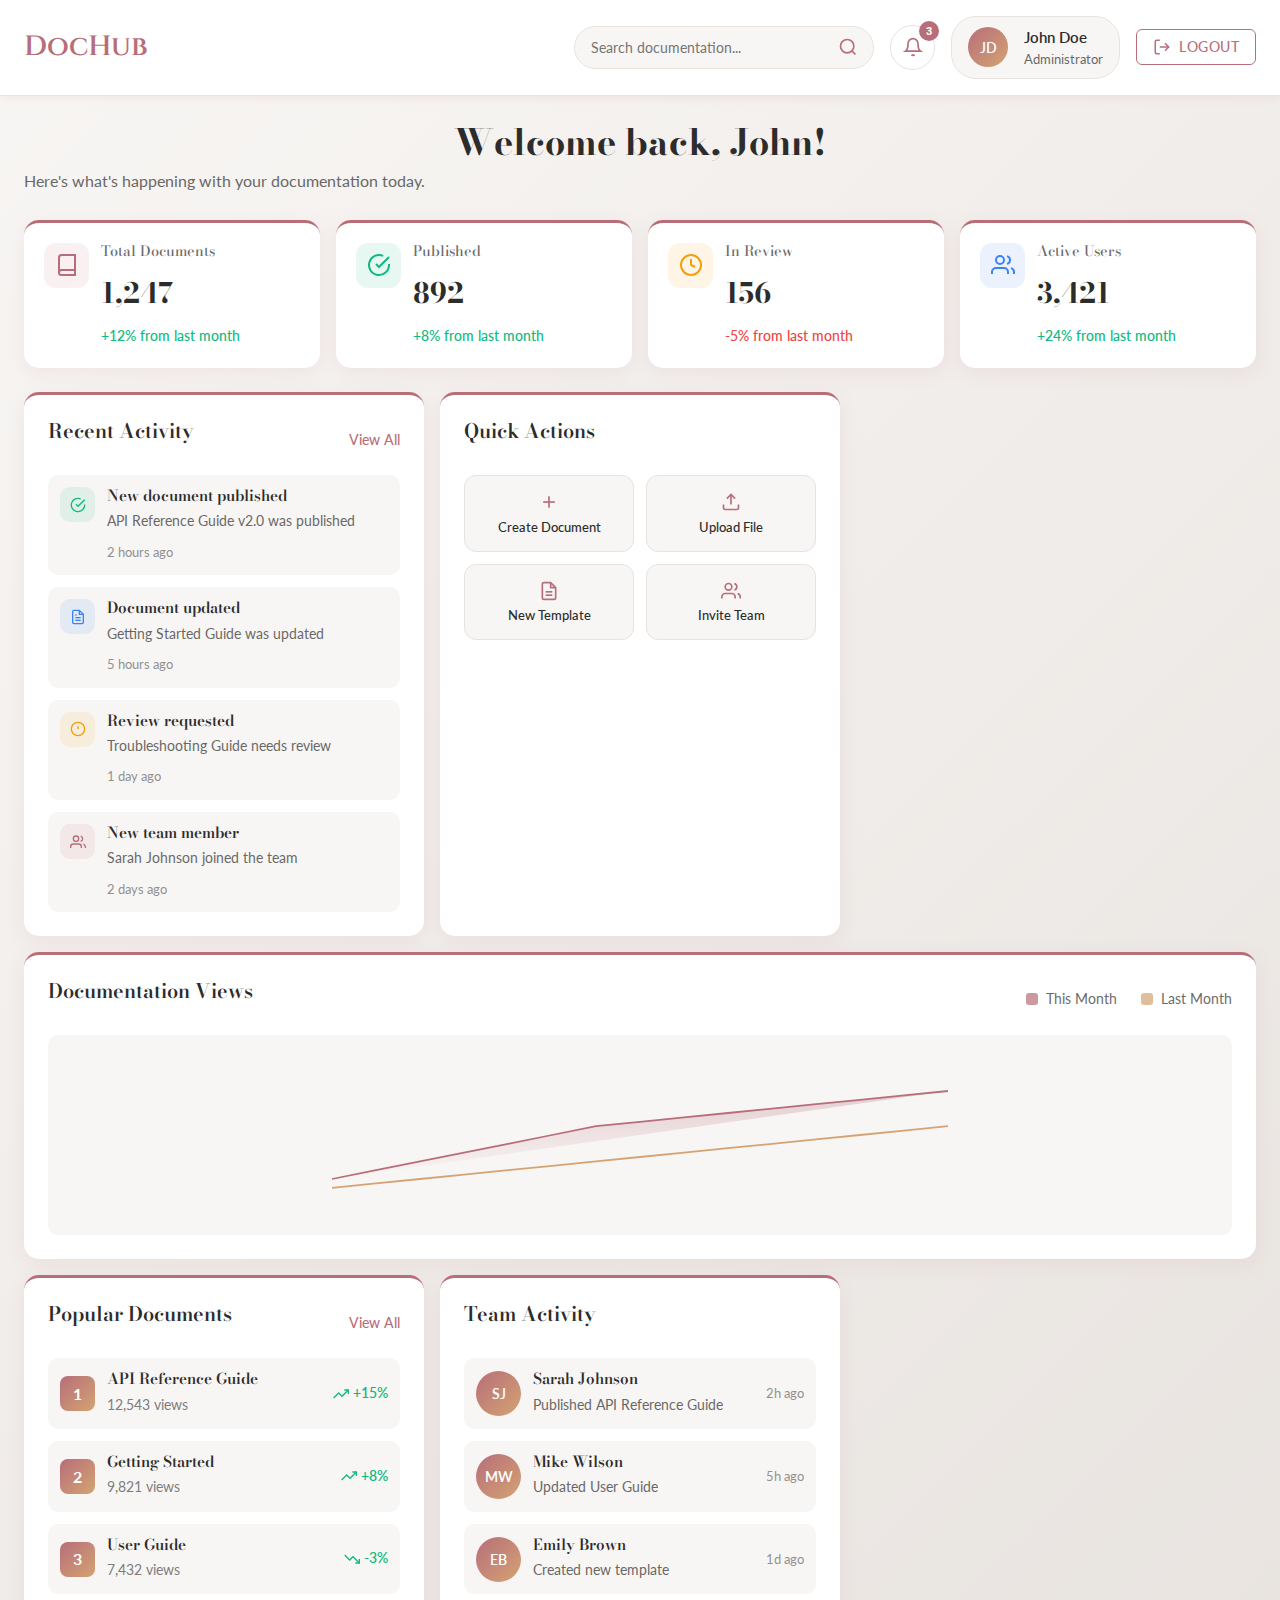
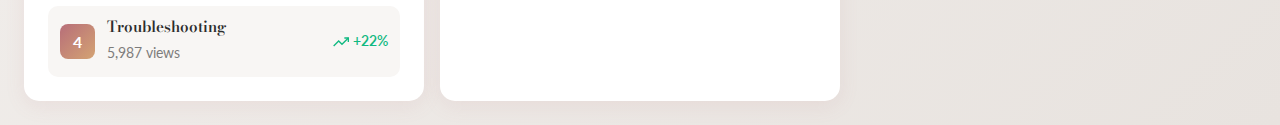
<file: dashboard.html>
<!DOCTYPE html>
<html lang="en">
<head>
    <meta charset="UTF-8">
    <meta name="viewport" content="width=device-width, initial-scale=1.0">
    <meta name="description" content="Dashboard - Documentation Hub">
    <title>Dashboard - Documentation Hub</title>
    <link rel="icon" type="image/svg+xml" href="data:image/svg+xml,%3Csvg xmlns='http://www.w3.org/2000/svg' viewBox='0 0 100 100'%3E%3Ctext y='.9em' font-size='90'%3E📚%3C/text%3E%3C/svg%3E">
    <link rel="preconnect" href="https://fonts.googleapis.com">
    <link rel="preconnect" href="https://fonts.gstatic.com" crossorigin>
    <link href="https://fonts.googleapis.com/css2?family=Bodoni+Moda:ital,opsz,wght@0,6..96,400;0,6..96,500;0,6..96,600;0,6..96,700;1,6..96,400&family=Cinzel:wght@400;500;600;700&family=Lato:wght@300;400;500;600;700&display=swap" rel="stylesheet">
    <link rel="stylesheet" href="css/style.css">
</head>
<body>
    <div class="dashboard-page">
        <!-- Dashboard Header -->
        <div class="dashboard-header">
            <div class="dashboard-container">
                <div class="dashboard-header-content">
                    <a href="index.html" class="dashboard-logo">
                        <span class="logo-text">DocHub</span>
                    </a>
                    <div class="dashboard-header-actions">
                        <div class="dashboard-search">
                            <input type="text" placeholder="Search documentation..." class="dashboard-search-input">
                            <svg width="20" height="20" viewBox="0 0 24 24" fill="none" stroke="currentColor" stroke-width="2" class="dashboard-search-icon">
                                <circle cx="11" cy="11" r="8"></circle>
                                <path d="m21 21-4.35-4.35"></path>
                            </svg>
                        </div>
                        <button class="dashboard-notification-btn" aria-label="Notifications">
                            <svg width="20" height="20" viewBox="0 0 24 24" fill="none" stroke="currentColor" stroke-width="2">
                                <path d="M18 8A6 6 0 0 0 6 8c0 7-3 9-3 9h18s-3-2-3-9"></path>
                                <path d="M13.73 21a2 2 0 0 1-3.46 0"></path>
                            </svg>
                            <span class="notification-badge">3</span>
                        </button>
                        <div class="dashboard-user">
                            <div class="user-avatar">
                                <span>JD</span>
                            </div>
                            <div class="user-info">
                                <span class="user-name">John Doe</span>
                                <span class="user-role">Administrator</span>
                            </div>
                        </div>
                        <a href="index.html" class="btn btn-logout" title="Logout">
                            <svg width="18" height="18" viewBox="0 0 24 24" fill="none" stroke="currentColor" stroke-width="2">
                                <path d="M9 21H5a2 2 0 0 1-2-2V5a2 2 0 0 1 2-2h4"></path>
                                <polyline points="16 17 21 12 16 7"></polyline>
                                <line x1="21" y1="12" x2="9" y2="12"></line>
                            </svg>
                            <span>Logout</span>
                        </a>
                    </div>
                </div>
            </div>
        </div>

        <!-- Dashboard Main Content -->
        <div class="dashboard-container">
            <!-- Welcome Section -->
            <div class="dashboard-welcome">
                <h1 class="dashboard-welcome-title">Welcome back, John!</h1>
                <p class="dashboard-welcome-subtitle">Here's what's happening with your documentation today.</p>
            </div>

            <!-- Stats Cards -->
            <div class="dashboard-stats">
                <div class="stat-card">
                    <div class="stat-icon stat-icon-primary">
                        <svg width="24" height="24" viewBox="0 0 24 24" fill="none" stroke="currentColor" stroke-width="2">
                            <path d="M4 19.5A2.5 2.5 0 0 1 6.5 17H20"></path>
                            <path d="M6.5 2H20v20H6.5A2.5 2.5 0 0 1 4 19.5v-15A2.5 2.5 0 0 1 6.5 2z"></path>
                        </svg>
                    </div>
                    <div class="stat-content">
                        <h3 class="stat-label">Total Documents</h3>
                        <p class="stat-value">1,247</p>
                        <span class="stat-change stat-change-positive">+12% from last month</span>
                    </div>
                </div>

                <div class="stat-card">
                    <div class="stat-icon stat-icon-success">
                        <svg width="24" height="24" viewBox="0 0 24 24" fill="none" stroke="currentColor" stroke-width="2">
                            <path d="M22 11.08V12a10 10 0 1 1-5.93-9.14"></path>
                            <polyline points="22 4 12 14.01 9 11.01"></polyline>
                        </svg>
                    </div>
                    <div class="stat-content">
                        <h3 class="stat-label">Published</h3>
                        <p class="stat-value">892</p>
                        <span class="stat-change stat-change-positive">+8% from last month</span>
                    </div>
                </div>

                <div class="stat-card">
                    <div class="stat-icon stat-icon-warning">
                        <svg width="24" height="24" viewBox="0 0 24 24" fill="none" stroke="currentColor" stroke-width="2">
                            <circle cx="12" cy="12" r="10"></circle>
                            <polyline points="12 6 12 12 16 14"></polyline>
                        </svg>
                    </div>
                    <div class="stat-content">
                        <h3 class="stat-label">In Review</h3>
                        <p class="stat-value">156</p>
                        <span class="stat-change stat-change-negative">-5% from last month</span>
                    </div>
                </div>

                <div class="stat-card">
                    <div class="stat-icon stat-icon-info">
                        <svg width="24" height="24" viewBox="0 0 24 24" fill="none" stroke="currentColor" stroke-width="2">
                            <path d="M17 21v-2a4 4 0 0 0-4-4H5a4 4 0 0 0-4 4v2"></path>
                            <circle cx="9" cy="7" r="4"></circle>
                            <path d="M23 21v-2a4 4 0 0 0-3-3.87"></path>
                            <path d="M16 3.13a4 4 0 0 1 0 7.75"></path>
                        </svg>
                    </div>
                    <div class="stat-content">
                        <h3 class="stat-label">Active Users</h3>
                        <p class="stat-value">3,421</p>
                        <span class="stat-change stat-change-positive">+24% from last month</span>
                    </div>
                </div>
            </div>

            <!-- Main Content Grid -->
            <div class="dashboard-grid">
                <!-- Recent Activity -->
                <div class="dashboard-card">
                    <div class="dashboard-card-header">
                        <h2 class="dashboard-card-title">Recent Activity</h2>
                        <a href="#view-all" class="dashboard-card-link">View All</a>
                    </div>
                    <div class="activity-list">
                        <div class="activity-item">
                            <div class="activity-icon activity-icon-success">
                                <svg width="16" height="16" viewBox="0 0 24 24" fill="none" stroke="currentColor" stroke-width="2">
                                    <path d="M22 11.08V12a10 10 0 1 1-5.93-9.14"></path>
                                    <polyline points="22 4 12 14.01 9 11.01"></polyline>
                                </svg>
                            </div>
                            <div class="activity-content">
                                <h4 class="activity-title">New document published</h4>
                                <p class="activity-description">API Reference Guide v2.0 was published</p>
                                <span class="activity-time">2 hours ago</span>
                            </div>
                        </div>

                        <div class="activity-item">
                            <div class="activity-icon activity-icon-info">
                                <svg width="16" height="16" viewBox="0 0 24 24" fill="none" stroke="currentColor" stroke-width="2">
                                    <path d="M14 2H6a2 2 0 0 0-2 2v16a2 2 0 0 0 2 2h12a2 2 0 0 0 2-2V8z"></path>
                                    <polyline points="14 2 14 8 20 8"></polyline>
                                    <line x1="16" y1="13" x2="8" y2="13"></line>
                                    <line x1="16" y1="17" x2="8" y2="17"></line>
                                    <polyline points="10 9 9 9 8 9"></polyline>
                                </svg>
                            </div>
                            <div class="activity-content">
                                <h4 class="activity-title">Document updated</h4>
                                <p class="activity-description">Getting Started Guide was updated</p>
                                <span class="activity-time">5 hours ago</span>
                            </div>
                        </div>

                        <div class="activity-item">
                            <div class="activity-icon activity-icon-warning">
                                <svg width="16" height="16" viewBox="0 0 24 24" fill="none" stroke="currentColor" stroke-width="2">
                                    <circle cx="12" cy="12" r="10"></circle>
                                    <line x1="12" y1="8" x2="12" y2="12"></line>
                                    <line x1="12" y1="16" x2="12.01" y2="16"></line>
                                </svg>
                            </div>
                            <div class="activity-content">
                                <h4 class="activity-title">Review requested</h4>
                                <p class="activity-description">Troubleshooting Guide needs review</p>
                                <span class="activity-time">1 day ago</span>
                            </div>
                        </div>

                        <div class="activity-item">
                            <div class="activity-icon activity-icon-primary">
                                <svg width="16" height="16" viewBox="0 0 24 24" fill="none" stroke="currentColor" stroke-width="2">
                                    <path d="M17 21v-2a4 4 0 0 0-4-4H5a4 4 0 0 0-4 4v2"></path>
                                    <circle cx="9" cy="7" r="4"></circle>
                                    <path d="M23 21v-2a4 4 0 0 0-3-3.87"></path>
                                    <path d="M16 3.13a4 4 0 0 1 0 7.75"></path>
                                </svg>
                            </div>
                            <div class="activity-content">
                                <h4 class="activity-title">New team member</h4>
                                <p class="activity-description">Sarah Johnson joined the team</p>
                                <span class="activity-time">2 days ago</span>
                            </div>
                        </div>
                    </div>
                </div>

                <!-- Quick Actions -->
                <div class="dashboard-card">
                    <div class="dashboard-card-header">
                        <h2 class="dashboard-card-title">Quick Actions</h2>
                    </div>
                    <div class="quick-actions">
                        <button class="quick-action-btn">
                            <svg width="20" height="20" viewBox="0 0 24 24" fill="none" stroke="currentColor" stroke-width="2">
                                <line x1="12" y1="5" x2="12" y2="19"></line>
                                <line x1="5" y1="12" x2="19" y2="12"></line>
                            </svg>
                            <span>Create Document</span>
                        </button>
                        <button class="quick-action-btn">
                            <svg width="20" height="20" viewBox="0 0 24 24" fill="none" stroke="currentColor" stroke-width="2">
                                <path d="M21 15v4a2 2 0 0 1-2 2H5a2 2 0 0 1-2-2v-4"></path>
                                <polyline points="17 8 12 3 7 8"></polyline>
                                <line x1="12" y1="3" x2="12" y2="15"></line>
                            </svg>
                            <span>Upload File</span>
                        </button>
                        <button class="quick-action-btn">
                            <svg width="20" height="20" viewBox="0 0 24 24" fill="none" stroke="currentColor" stroke-width="2">
                                <path d="M14 2H6a2 2 0 0 0-2 2v16a2 2 0 0 0 2 2h12a2 2 0 0 0 2-2V8z"></path>
                                <polyline points="14 2 14 8 20 8"></polyline>
                                <line x1="16" y1="13" x2="8" y2="13"></line>
                                <line x1="16" y1="17" x2="8" y2="17"></line>
                            </svg>
                            <span>New Template</span>
                        </button>
                        <button class="quick-action-btn">
                            <svg width="20" height="20" viewBox="0 0 24 24" fill="none" stroke="currentColor" stroke-width="2">
                                <path d="M17 21v-2a4 4 0 0 0-4-4H5a4 4 0 0 0-4 4v2"></path>
                                <circle cx="9" cy="7" r="4"></circle>
                                <path d="M23 21v-2a4 4 0 0 0-3-3.87"></path>
                                <path d="M16 3.13a4 4 0 0 1 0 7.75"></path>
                            </svg>
                            <span>Invite Team</span>
                        </button>
                    </div>
                </div>

                <!-- Analytics Chart -->
                <div class="dashboard-card dashboard-card-wide">
                    <div class="dashboard-card-header">
                        <h2 class="dashboard-card-title">Documentation Views</h2>
                        <div class="chart-legend">
                            <span class="legend-item">
                                <span class="legend-color" style="background: var(--secondary);"></span>
                                This Month
                            </span>
                            <span class="legend-item">
                                <span class="legend-color" style="background: var(--highlight);"></span>
                                Last Month
                            </span>
                        </div>
                    </div>
                    <div class="chart-container">
                        <div class="chart-placeholder">
                            <svg width="100%" height="200" viewBox="0 0 800 200" class="chart-svg">
                                <defs>
                                    <linearGradient id="gradient1" x1="0%" y1="0%" x2="0%" y2="100%">
                                        <stop offset="0%" style="stop-color:#B76E79;stop-opacity:0.3" />
                                        <stop offset="100%" style="stop-color:#B76E79;stop-opacity:0" />
                                    </linearGradient>
                                    <linearGradient id="gradient2" x1="0%" y1="0%" x2="0%" y2="100%">
                                        <stop offset="0%" style="stop-color:#D4A373;stop-opacity:0.3" />
                                        <stop offset="100%" style="stop-color:#D4A373;stop-opacity:0" />
                                    </linearGradient>
                                </defs>
                                <polyline points="50,150 100,140 150,130 200,120 250,110 300,100 350,90 400,85 450,80 500,75 550,70 600,65 650,60 700,55 750,50" 
                                    fill="url(#gradient1)" stroke="#B76E79" stroke-width="2"/>
                                <polyline points="50,160 100,155 150,150 200,145 250,140 300,135 350,130 400,125 450,120 500,115 550,110 600,105 650,100 700,95 750,90" 
                                    fill="url(#gradient2)" stroke="#D4A373" stroke-width="2"/>
                            </svg>
                        </div>
                    </div>
                </div>

                <!-- Popular Documents -->
                <div class="dashboard-card">
                    <div class="dashboard-card-header">
                        <h2 class="dashboard-card-title">Popular Documents</h2>
                        <a href="#view-all" class="dashboard-card-link">View All</a>
                    </div>
                    <div class="popular-docs">
                        <div class="popular-doc-item">
                            <div class="doc-rank">1</div>
                            <div class="doc-info">
                                <h4 class="doc-title">API Reference Guide</h4>
                                <p class="doc-views">12,543 views</p>
                            </div>
                            <div class="doc-trend">
                                <svg width="16" height="16" viewBox="0 0 24 24" fill="none" stroke="currentColor" stroke-width="2">
                                    <polyline points="23 6 13.5 15.5 8.5 10.5 1 18"></polyline>
                                    <polyline points="17 6 23 6 23 12"></polyline>
                                </svg>
                                <span>+15%</span>
                            </div>
                        </div>

                        <div class="popular-doc-item">
                            <div class="doc-rank">2</div>
                            <div class="doc-info">
                                <h4 class="doc-title">Getting Started</h4>
                                <p class="doc-views">9,821 views</p>
                            </div>
                            <div class="doc-trend">
                                <svg width="16" height="16" viewBox="0 0 24 24" fill="none" stroke="currentColor" stroke-width="2">
                                    <polyline points="23 6 13.5 15.5 8.5 10.5 1 18"></polyline>
                                    <polyline points="17 6 23 6 23 12"></polyline>
                                </svg>
                                <span>+8%</span>
                            </div>
                        </div>

                        <div class="popular-doc-item">
                            <div class="doc-rank">3</div>
                            <div class="doc-info">
                                <h4 class="doc-title">User Guide</h4>
                                <p class="doc-views">7,432 views</p>
                            </div>
                            <div class="doc-trend">
                                <svg width="16" height="16" viewBox="0 0 24 24" fill="none" stroke="currentColor" stroke-width="2">
                                    <polyline points="23 18 13.5 8.5 8.5 13.5 1 6"></polyline>
                                    <polyline points="17 18 23 18 23 12"></polyline>
                                </svg>
                                <span>-3%</span>
                            </div>
                        </div>

                        <div class="popular-doc-item">
                            <div class="doc-rank">4</div>
                            <div class="doc-info">
                                <h4 class="doc-title">Troubleshooting</h4>
                                <p class="doc-views">5,987 views</p>
                            </div>
                            <div class="doc-trend">
                                <svg width="16" height="16" viewBox="0 0 24 24" fill="none" stroke="currentColor" stroke-width="2">
                                    <polyline points="23 6 13.5 15.5 8.5 10.5 1 18"></polyline>
                                    <polyline points="17 6 23 6 23 12"></polyline>
                                </svg>
                                <span>+22%</span>
                            </div>
                        </div>
                    </div>
                </div>

                <!-- Team Activity -->
                <div class="dashboard-card">
                    <div class="dashboard-card-header">
                        <h2 class="dashboard-card-title">Team Activity</h2>
                    </div>
                    <div class="team-activity">
                        <div class="team-member">
                            <div class="member-avatar">
                                <span>SJ</span>
                            </div>
                            <div class="member-info">
                                <h4 class="member-name">Sarah Johnson</h4>
                                <p class="member-action">Published API Reference Guide</p>
                            </div>
                            <span class="member-time">2h ago</span>
                        </div>

                        <div class="team-member">
                            <div class="member-avatar">
                                <span>MW</span>
                            </div>
                            <div class="member-info">
                                <h4 class="member-name">Mike Wilson</h4>
                                <p class="member-action">Updated User Guide</p>
                            </div>
                            <span class="member-time">5h ago</span>
                        </div>

                        <div class="team-member">
                            <div class="member-avatar">
                                <span>EB</span>
                            </div>
                            <div class="member-info">
                                <h4 class="member-name">Emily Brown</h4>
                                <p class="member-action">Created new template</p>
                            </div>
                            <span class="member-time">1d ago</span>
                        </div>
                    </div>
                </div>
            </div>
        </div>
    </div>

    <script src="js/main.js"></script>
</body>
</html>
</file>
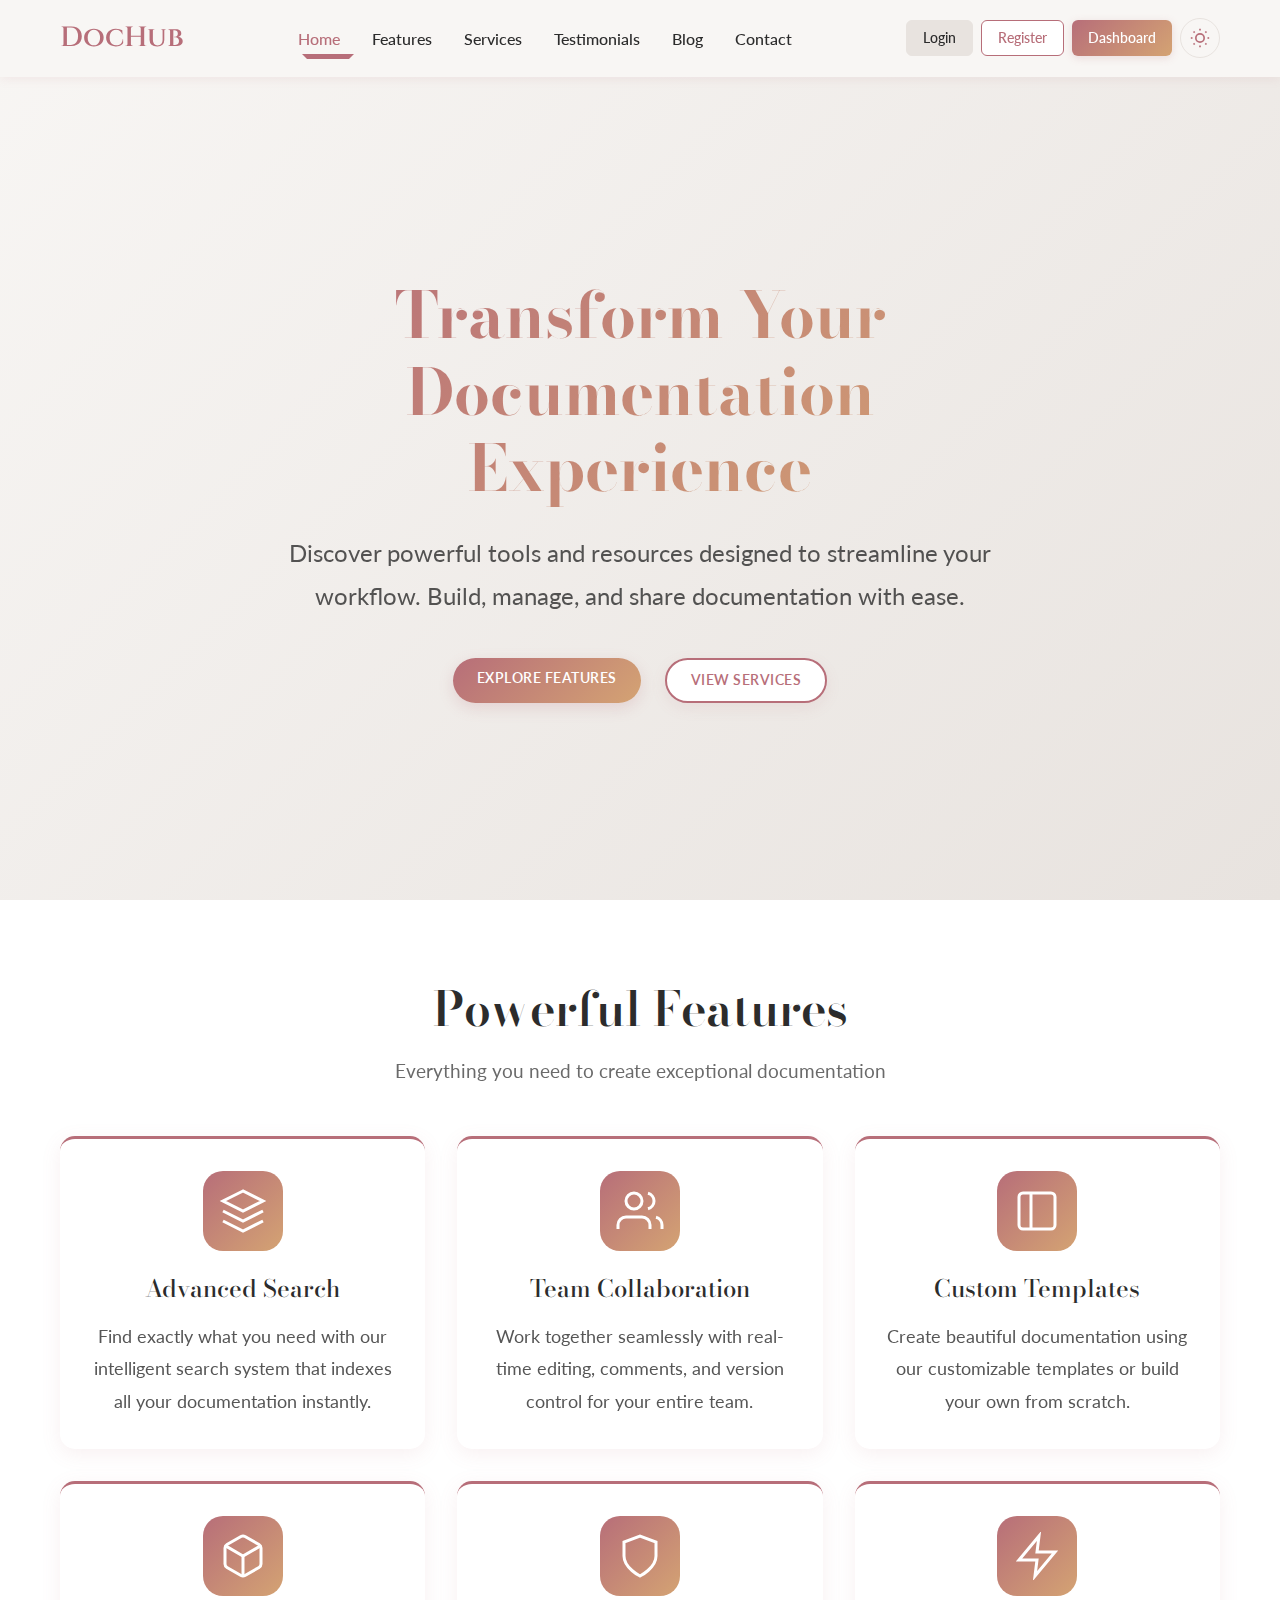
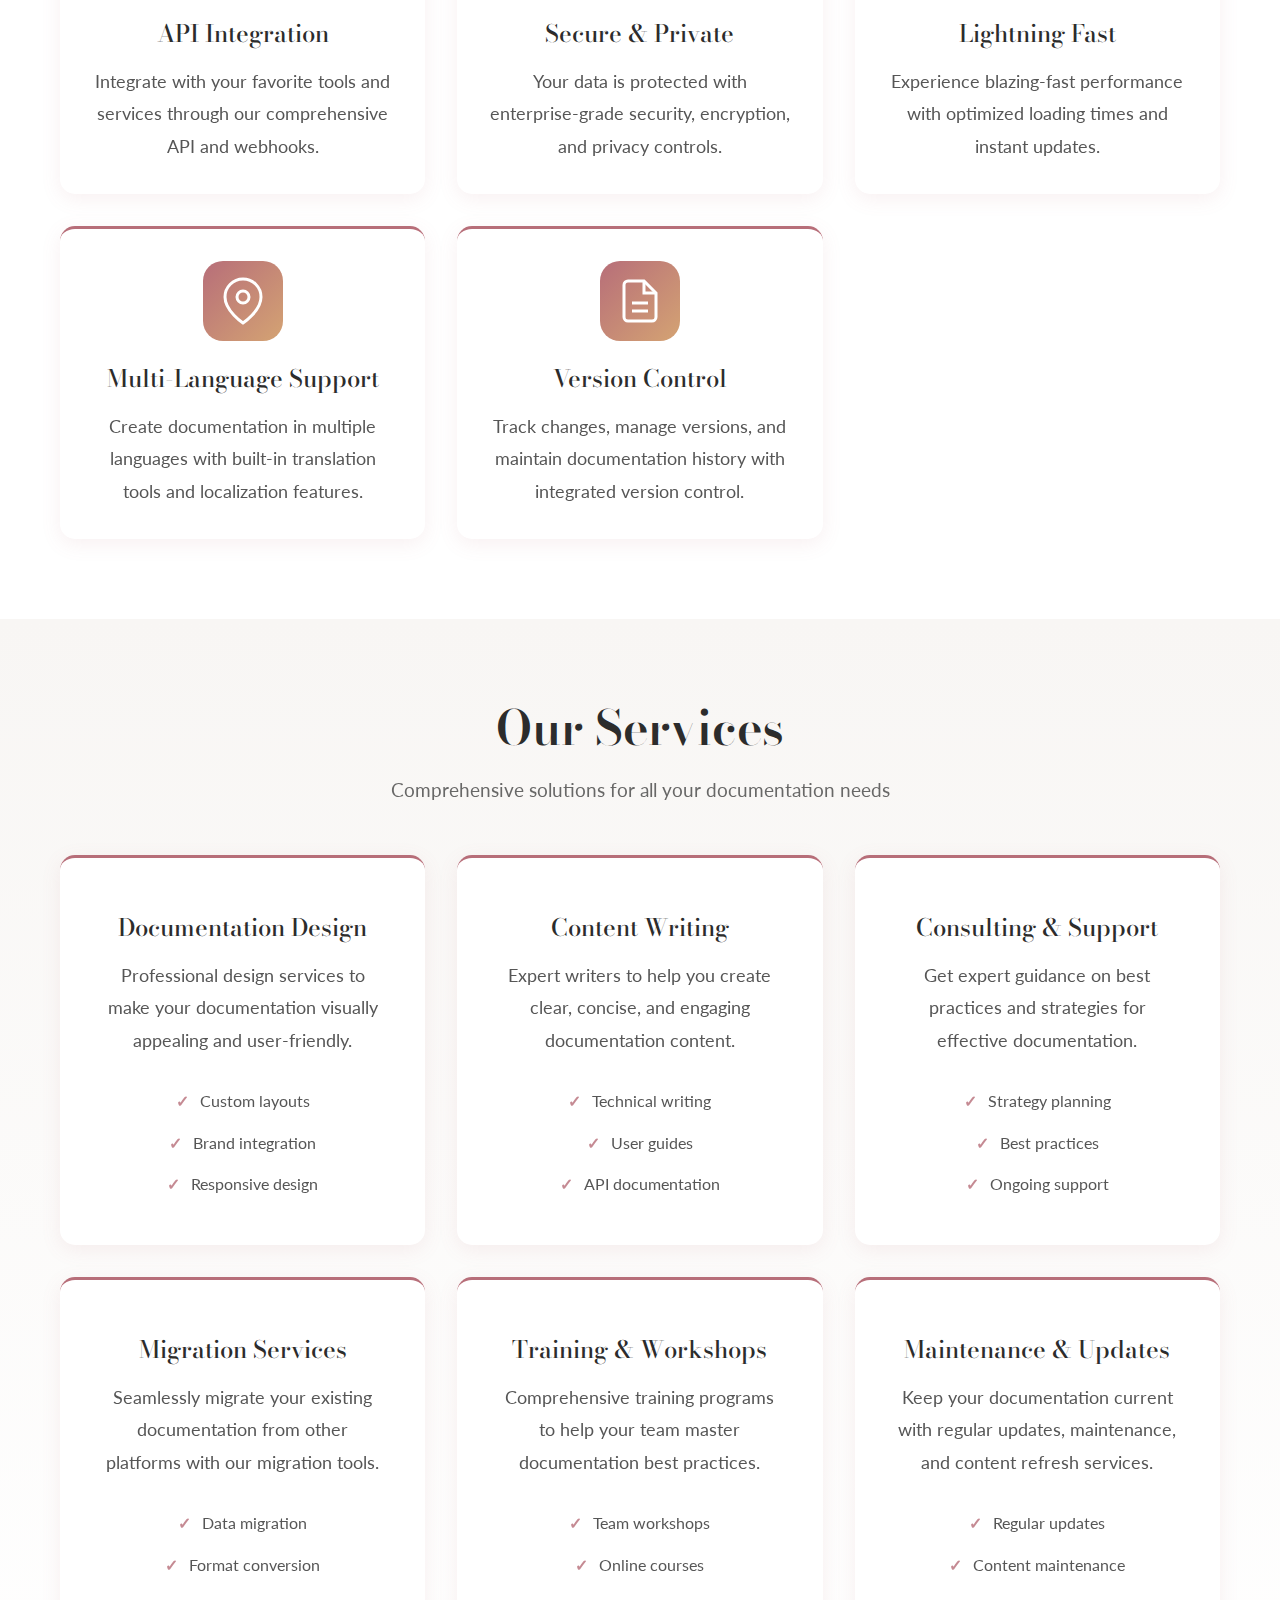
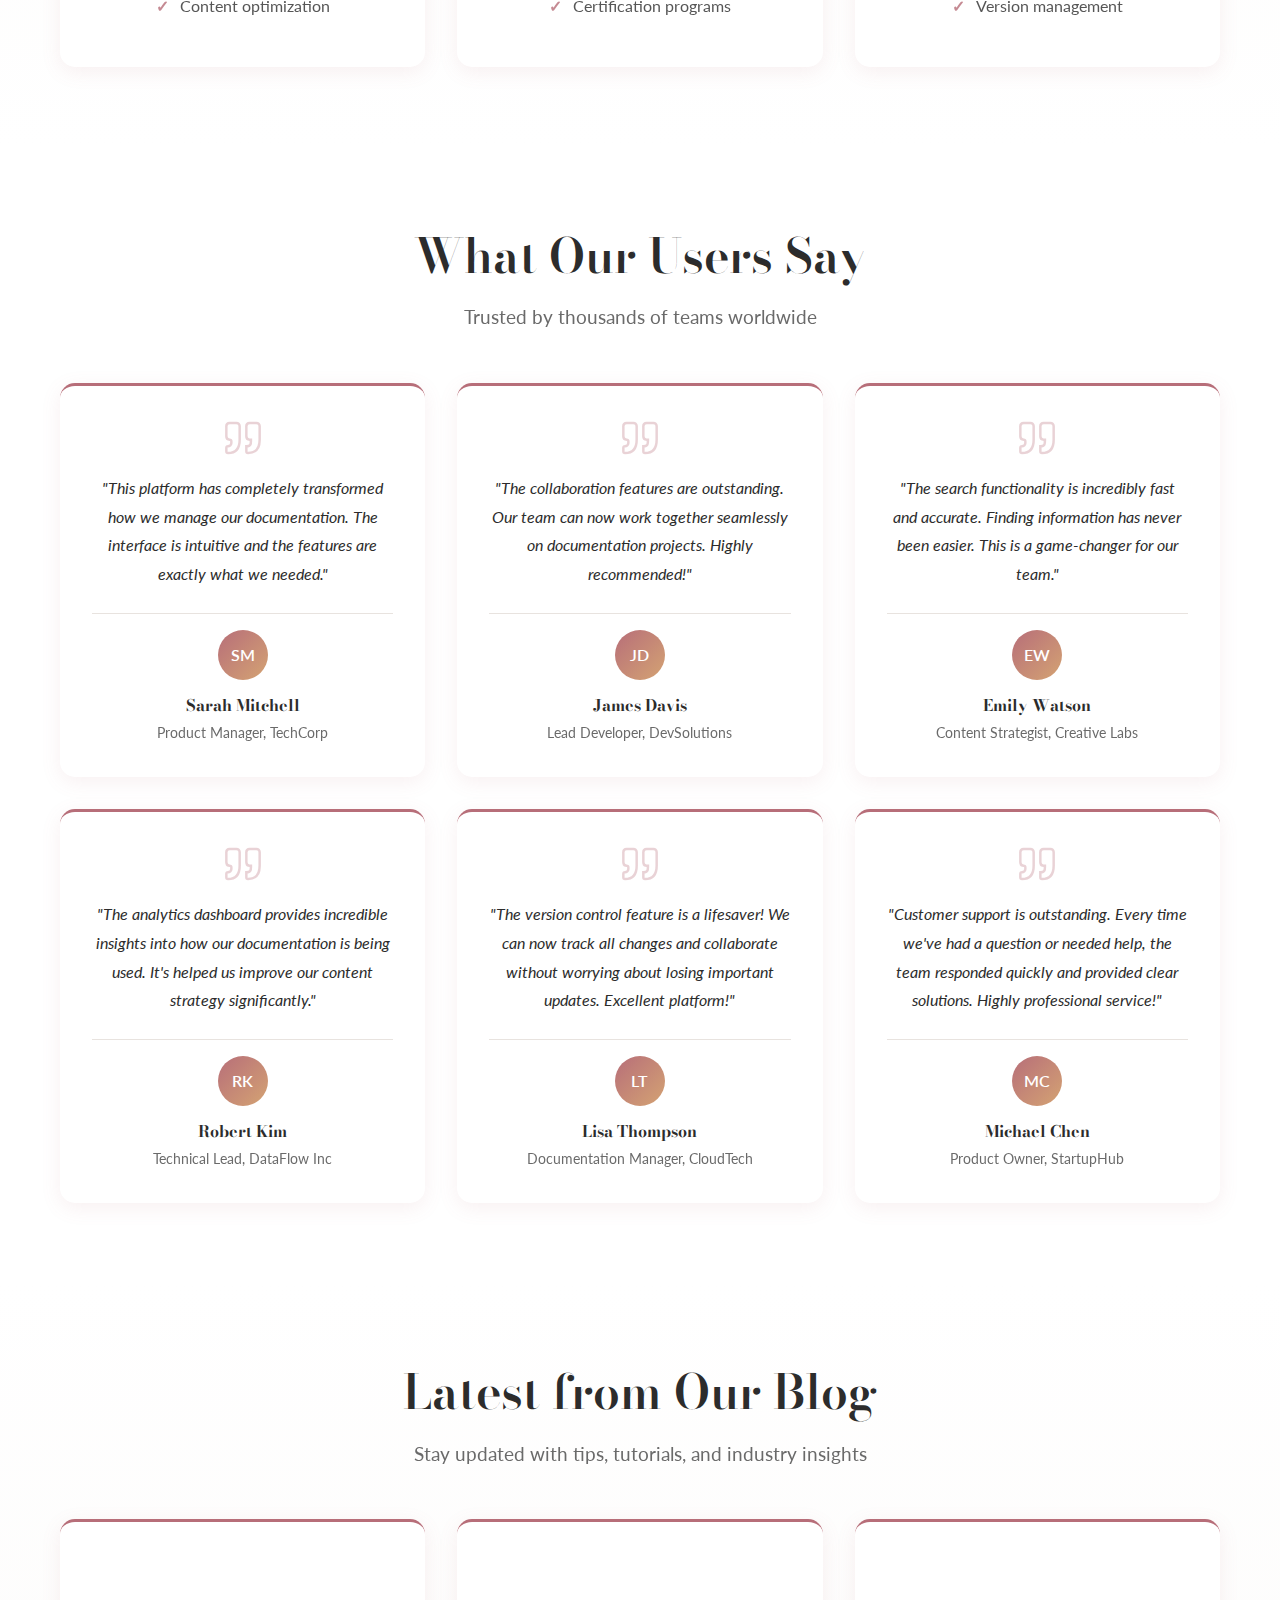
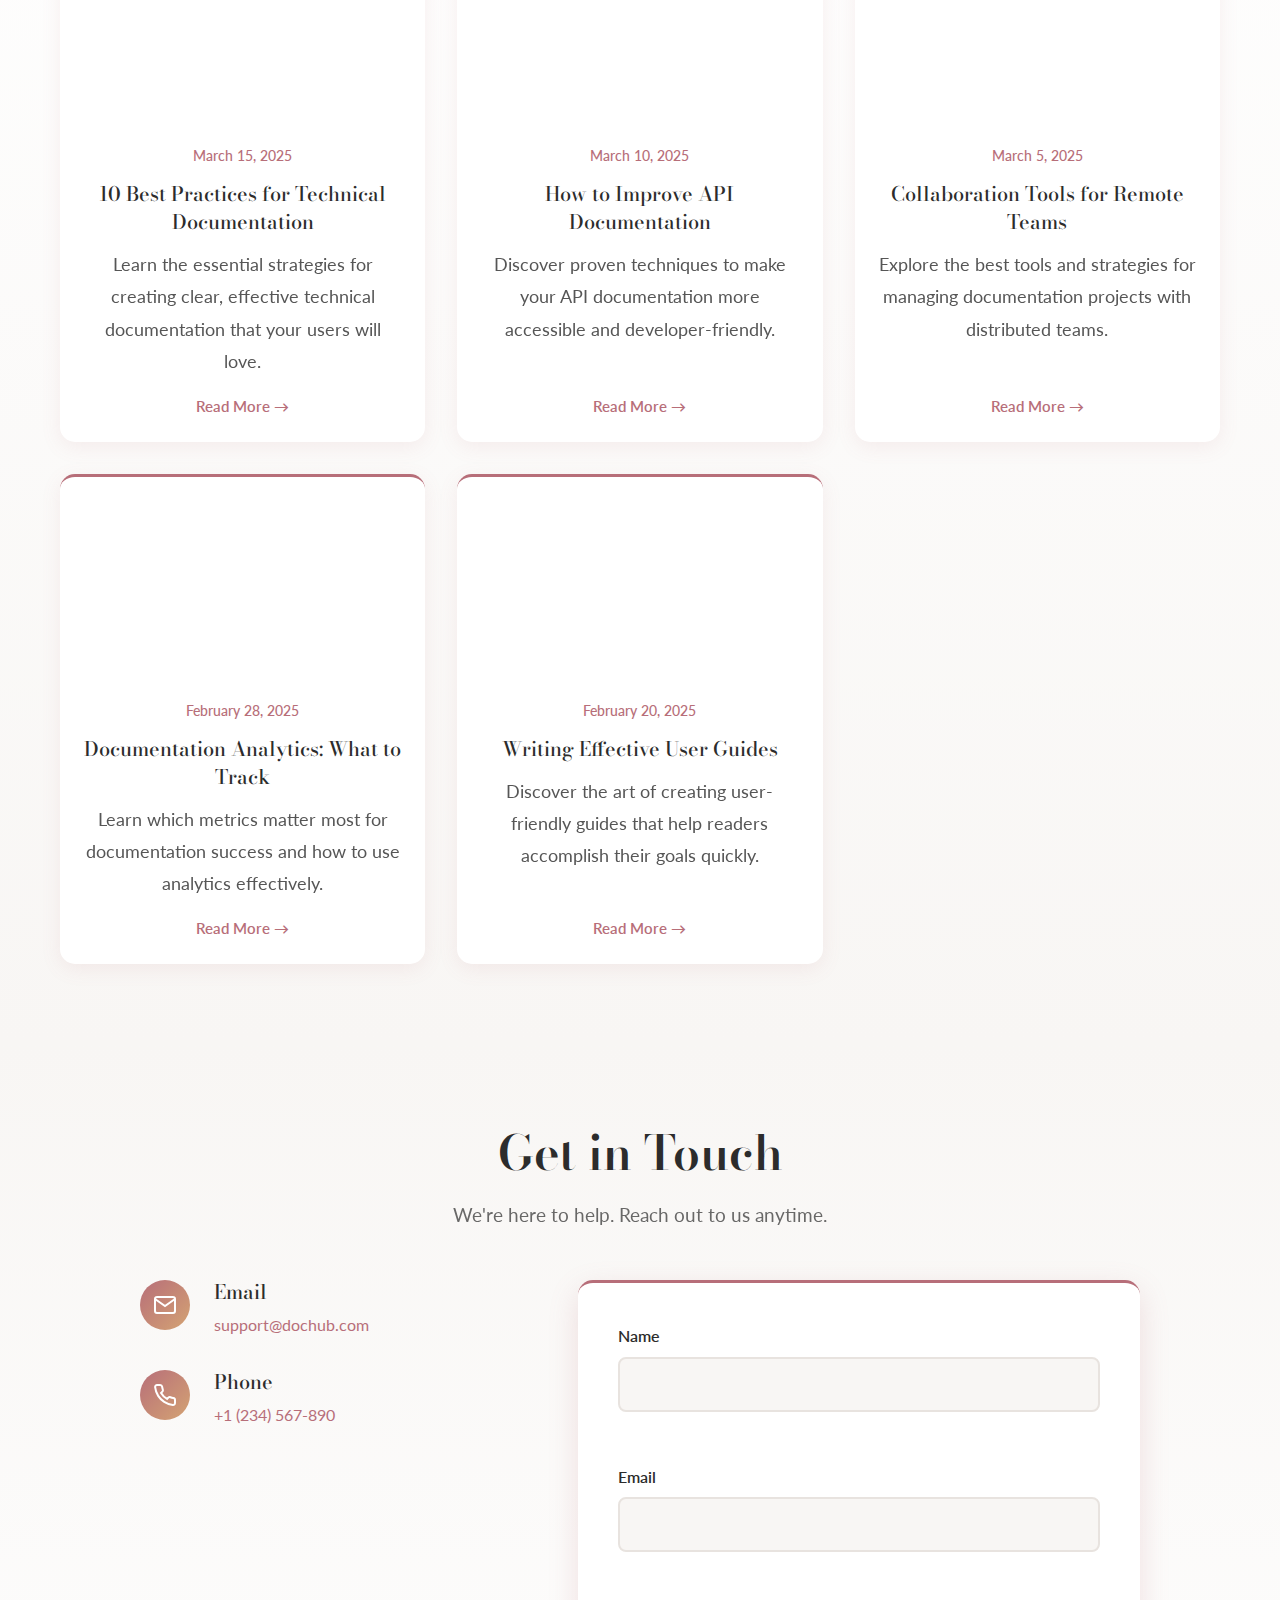
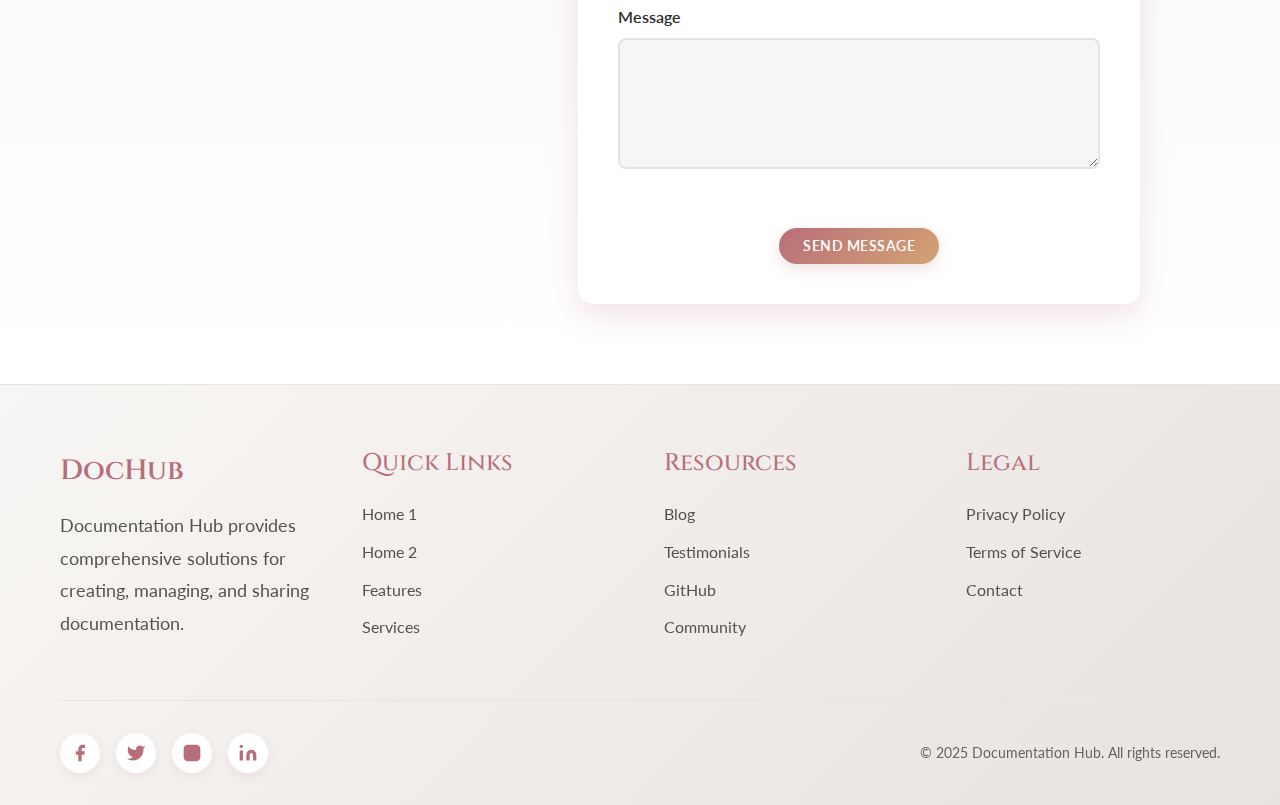
<file: home2.html>
<!DOCTYPE html>
<html lang="en">
<head>
    <meta charset="UTF-8">
    <meta name="viewport" content="width=device-width, initial-scale=1.0">
    <meta name="description" content="Documentation Hub - Alternative Home Page">
    <meta name="keywords" content="documentation, API, guides, tutorials, knowledge base">
    <meta name="author" content="Documentation Hub">
    <title>Home 2 - Documentation Hub</title>
    <link rel="icon" type="image/svg+xml" href="data:image/svg+xml,%3Csvg xmlns='http://www.w3.org/2000/svg' viewBox='0 0 100 100'%3E%3Ctext y='.9em' font-size='90'%3E📚%3C/text%3E%3C/svg%3E">
    <link rel="preconnect" href="https://fonts.googleapis.com">
    <link rel="preconnect" href="https://fonts.gstatic.com" crossorigin>
    <link href="https://fonts.googleapis.com/css2?family=Bodoni+Moda:ital,opsz,wght@0,6..96,400;0,6..96,500;0,6..96,600;0,6..96,700;1,6..96,400&family=Cinzel:wght@400;500;600;700&family=Lato:wght@300;400;500;600;700&display=swap" rel="stylesheet">
    <link rel="stylesheet" href="css/style.css">
</head>
<body>
    <!-- NAVBAR -->
    <nav class="navbar" id="navbar">
        <div class="container">
            <div class="nav-wrapper">
                <a href="index.html" class="logo">
                    <span class="logo-text">DocHub</span>
                </a>
                <ul class="nav-menu" id="navMenu">
                    <li class="nav-dropdown">
                        <a href="#" class="nav-link dropdown-toggle">Home</a>
                        <ul class="dropdown-menu">
                            <li><a href="index.html" class="dropdown-item">Home 1</a></li>
                            <li><a href="home2.html" class="dropdown-item active">Home 2</a></li>
                        </ul>
                    </li>
                    <li><a href="#features" class="nav-link">Features</a></li>
                    <li><a href="#services" class="nav-link">Services</a></li>
                    <li><a href="#testimonials" class="nav-link">Testimonials</a></li>
                    <li><a href="#blog" class="nav-link">Blog</a></li>
                    <li><a href="#contact" class="nav-link">Contact</a></li>
                    <li class="mobile-nav-buttons">
                        <a href="login.html" class="btn btn-login">Login</a>
                        <a href="register.html" class="btn btn-register">Register</a>
                        <a href="dashboard.html" class="btn btn-dashboard">Dashboard</a>
                    </li>
                </ul>
                <div class="nav-actions">
                    <a href="login.html" class="btn btn-login">Login</a>
                    <a href="register.html" class="btn btn-register">Register</a>
                    <a href="dashboard.html" class="btn btn-dashboard">Dashboard</a>
                    <button class="theme-toggle" id="themeToggle" aria-label="Toggle dark mode">
                        <svg width="20" height="20" viewBox="0 0 24 24" fill="none" stroke="currentColor" stroke-width="2">
                            <circle cx="12" cy="12" r="5"></circle>
                            <line x1="12" y1="1" x2="12" y2="3"></line>
                            <line x1="12" y1="21" x2="12" y2="23"></line>
                            <line x1="4.22" y1="4.22" x2="5.64" y2="5.64"></line>
                            <line x1="18.36" y1="18.36" x2="19.78" y2="19.78"></line>
                            <line x1="1" y1="12" x2="3" y2="12"></line>
                            <line x1="21" y1="12" x2="23" y2="12"></line>
                            <line x1="4.22" y1="19.78" x2="5.64" y2="18.36"></line>
                            <line x1="18.36" y1="5.64" x2="19.78" y2="4.22"></line>
                        </svg>
                    </button>
                    <button class="mobile-menu-toggle" id="mobileMenuToggle" aria-label="Toggle mobile menu">
                        <span></span>
                        <span></span>
                        <span></span>
                    </button>
                </div>
            </div>
        </div>
    </nav>

    <!-- HERO SECTION -->
    <section id="home" class="hero hero-alt">
        <div class="hero-background"></div>
        <div class="container">
            <div class="hero-content">
                <h1 class="hero-title">Transform Your Documentation Experience</h1>
                <p class="hero-subtitle">Discover powerful tools and resources designed to streamline your workflow. Build, manage, and share documentation with ease.</p>
                <div class="hero-cta">
                    <a href="#features" class="btn btn-primary">Explore Features</a>
                    <a href="#services" class="btn btn-secondary">View Services</a>
                </div>
            </div>
        </div>
    </section>

    <!-- FEATURES SECTION -->
    <section id="features" class="section features-section">
        <div class="container">
            <h2 class="section-title">Powerful Features</h2>
            <p class="section-subtitle">Everything you need to create exceptional documentation</p>
            
            <div class="features-grid">
                <div class="feature-card">
                    <div class="feature-icon">
                        <svg width="48" height="48" viewBox="0 0 24 24" fill="none" stroke="currentColor" stroke-width="1.5">
                            <path d="M12 2L2 7l10 5 10-5-10-5z"></path>
                            <path d="M2 17l10 5 10-5"></path>
                            <path d="M2 12l10 5 10-5"></path>
                        </svg>
                    </div>
                    <h3>Advanced Search</h3>
                    <p>Find exactly what you need with our intelligent search system that indexes all your documentation instantly.</p>
                </div>
                
                <div class="feature-card">
                    <div class="feature-icon">
                        <svg width="48" height="48" viewBox="0 0 24 24" fill="none" stroke="currentColor" stroke-width="1.5">
                            <path d="M17 21v-2a4 4 0 0 0-4-4H5a4 4 0 0 0-4 4v2"></path>
                            <circle cx="9" cy="7" r="4"></circle>
                            <path d="M23 21v-2a4 4 0 0 0-3-3.87"></path>
                            <path d="M16 3.13a4 4 0 0 1 0 7.75"></path>
                        </svg>
                    </div>
                    <h3>Team Collaboration</h3>
                    <p>Work together seamlessly with real-time editing, comments, and version control for your entire team.</p>
                </div>
                
                <div class="feature-card">
                    <div class="feature-icon">
                        <svg width="48" height="48" viewBox="0 0 24 24" fill="none" stroke="currentColor" stroke-width="1.5">
                            <rect x="3" y="3" width="18" height="18" rx="2" ry="2"></rect>
                            <line x1="9" y1="3" x2="9" y2="21"></line>
                        </svg>
                    </div>
                    <h3>Custom Templates</h3>
                    <p>Create beautiful documentation using our customizable templates or build your own from scratch.</p>
                </div>
                
                <div class="feature-card">
                    <div class="feature-icon">
                        <svg width="48" height="48" viewBox="0 0 24 24" fill="none" stroke="currentColor" stroke-width="1.5">
                            <path d="M21 16V8a2 2 0 0 0-1-1.73l-7-4a2 2 0 0 0-2 0l-7 4A2 2 0 0 0 3 8v8a2 2 0 0 0 1 1.73l7 4a2 2 0 0 0 2 0l7-4A2 2 0 0 0 21 16z"></path>
                            <polyline points="3.27 6.96 12 12.01 20.73 6.96"></polyline>
                            <line x1="12" y1="22.08" x2="12" y2="12"></line>
                        </svg>
                    </div>
                    <h3>API Integration</h3>
                    <p>Integrate with your favorite tools and services through our comprehensive API and webhooks.</p>
                </div>
                
                <div class="feature-card">
                    <div class="feature-icon">
                        <svg width="48" height="48" viewBox="0 0 24 24" fill="none" stroke="currentColor" stroke-width="1.5">
                            <path d="M12 22s8-4 8-10V5l-8-3-8 3v7c0 6 8 10 8 10z"></path>
                        </svg>
                    </div>
                    <h3>Secure & Private</h3>
                    <p>Your data is protected with enterprise-grade security, encryption, and privacy controls.</p>
                </div>
                
                <div class="feature-card">
                    <div class="feature-icon">
                        <svg width="48" height="48" viewBox="0 0 24 24" fill="none" stroke="currentColor" stroke-width="1.5">
                            <path d="M13 2L3 14h9l-1 8 10-12h-9l1-8z"></path>
                        </svg>
                    </div>
                    <h3>Lightning Fast</h3>
                    <p>Experience blazing-fast performance with optimized loading times and instant updates.</p>
                </div>
                
                <div class="feature-card">
                    <div class="feature-icon">
                        <svg width="48" height="48" viewBox="0 0 24 24" fill="none" stroke="currentColor" stroke-width="1.5">
                            <path d="M21 10c0 7-9 13-9 13s-9-6-9-13a9 9 0 0 1 18 0z"></path>
                            <circle cx="12" cy="10" r="3"></circle>
                        </svg>
                    </div>
                    <h3>Multi-Language Support</h3>
                    <p>Create documentation in multiple languages with built-in translation tools and localization features.</p>
                </div>
                
                <div class="feature-card">
                    <div class="feature-icon">
                        <svg width="48" height="48" viewBox="0 0 24 24" fill="none" stroke="currentColor" stroke-width="1.5">
                            <path d="M14 2H6a2 2 0 0 0-2 2v16a2 2 0 0 0 2 2h12a2 2 0 0 0 2-2V8z"></path>
                            <polyline points="14 2 14 8 20 8"></polyline>
                            <line x1="16" y1="13" x2="8" y2="13"></line>
                            <line x1="16" y1="17" x2="8" y2="17"></line>
                        </svg>
                    </div>
                    <h3>Version Control</h3>
                    <p>Track changes, manage versions, and maintain documentation history with integrated version control.</p>
                </div>
            </div>
        </div>
    </section>

    <!-- SERVICES SECTION -->
    <section id="services" class="section services-section">
        <div class="container">
            <h2 class="section-title">Our Services</h2>
            <p class="section-subtitle">Comprehensive solutions for all your documentation needs</p>
            
            <div class="services-grid">
                <div class="service-card">
                    <h3>Documentation Design</h3>
                    <p>Professional design services to make your documentation visually appealing and user-friendly.</p>
                    <ul class="service-list">
                        <li>Custom layouts</li>
                        <li>Brand integration</li>
                        <li>Responsive design</li>
                    </ul>
                </div>
                
                <div class="service-card">
                    <h3>Content Writing</h3>
                    <p>Expert writers to help you create clear, concise, and engaging documentation content.</p>
                    <ul class="service-list">
                        <li>Technical writing</li>
                        <li>User guides</li>
                        <li>API documentation</li>
                    </ul>
                </div>
                
                <div class="service-card">
                    <h3>Consulting & Support</h3>
                    <p>Get expert guidance on best practices and strategies for effective documentation.</p>
                    <ul class="service-list">
                        <li>Strategy planning</li>
                        <li>Best practices</li>
                        <li>Ongoing support</li>
                    </ul>
                </div>
                
                <div class="service-card">
                    <h3>Migration Services</h3>
                    <p>Seamlessly migrate your existing documentation from other platforms with our migration tools.</p>
                    <ul class="service-list">
                        <li>Data migration</li>
                        <li>Format conversion</li>
                        <li>Content optimization</li>
                    </ul>
                </div>
                
                <div class="service-card">
                    <h3>Training & Workshops</h3>
                    <p>Comprehensive training programs to help your team master documentation best practices.</p>
                    <ul class="service-list">
                        <li>Team workshops</li>
                        <li>Online courses</li>
                        <li>Certification programs</li>
                    </ul>
                </div>
                
                <div class="service-card">
                    <h3>Maintenance & Updates</h3>
                    <p>Keep your documentation current with regular updates, maintenance, and content refresh services.</p>
                    <ul class="service-list">
                        <li>Regular updates</li>
                        <li>Content maintenance</li>
                        <li>Version management</li>
                    </ul>
                </div>
            </div>
        </div>
    </section>

    <!-- TESTIMONIALS SECTION -->
    <section id="testimonials" class="section testimonials-section">
        <div class="container">
            <h2 class="section-title">What Our Users Say</h2>
            <p class="section-subtitle">Trusted by thousands of teams worldwide</p>
            
            <div class="testimonials-grid">
                <div class="testimonial-card">
                    <div class="testimonial-content">
                        <svg width="40" height="40" viewBox="0 0 24 24" fill="none" stroke="currentColor" stroke-width="1.5" class="quote-icon">
                            <path d="M3 21c3 0 7-1 7-8V5c0-1.25-.756-2.017-2-2H4c-1.25 0-2 .75-2 1.972V11c0 1.25.75 2 2 2 1 0 1 0 1 1v1c0 1-1 2-2 2s-1 .008-1 1.031V20c0 1 0 1 1 1z"></path>
                            <path d="M15 21c3 0 7-1 7-8V5c0-1.25-.757-2.017-2-2h-4c-1.25 0-2 .75-2 1.972V11c0 1.25.75 2 2 2h.75c0 2.25.25 4-2.75 4v3c0 1 0 1 1 1z"></path>
                        </svg>
                        <p>"This platform has completely transformed how we manage our documentation. The interface is intuitive and the features are exactly what we needed."</p>
                    </div>
                    <div class="testimonial-author">
                        <div class="author-avatar">SM</div>
                        <div class="author-info">
                            <h4>Sarah Mitchell</h4>
                            <span>Product Manager, TechCorp</span>
                        </div>
                    </div>
                </div>
                
                <div class="testimonial-card">
                    <div class="testimonial-content">
                        <svg width="40" height="40" viewBox="0 0 24 24" fill="none" stroke="currentColor" stroke-width="1.5" class="quote-icon">
                            <path d="M3 21c3 0 7-1 7-8V5c0-1.25-.756-2.017-2-2H4c-1.25 0-2 .75-2 1.972V11c0 1.25.75 2 2 2 1 0 1 0 1 1v1c0 1-1 2-2 2s-1 .008-1 1.031V20c0 1 0 1 1 1z"></path>
                            <path d="M15 21c3 0 7-1 7-8V5c0-1.25-.757-2.017-2-2h-4c-1.25 0-2 .75-2 1.972V11c0 1.25.75 2 2 2h.75c0 2.25.25 4-2.75 4v3c0 1 0 1 1 1z"></path>
                        </svg>
                        <p>"The collaboration features are outstanding. Our team can now work together seamlessly on documentation projects. Highly recommended!"</p>
                    </div>
                    <div class="testimonial-author">
                        <div class="author-avatar">JD</div>
                        <div class="author-info">
                            <h4>James Davis</h4>
                            <span>Lead Developer, DevSolutions</span>
                        </div>
                    </div>
                </div>
                
                <div class="testimonial-card">
                    <div class="testimonial-content">
                        <svg width="40" height="40" viewBox="0 0 24 24" fill="none" stroke="currentColor" stroke-width="1.5" class="quote-icon">
                            <path d="M3 21c3 0 7-1 7-8V5c0-1.25-.756-2.017-2-2H4c-1.25 0-2 .75-2 1.972V11c0 1.25.75 2 2 2 1 0 1 0 1 1v1c0 1-1 2-2 2s-1 .008-1 1.031V20c0 1 0 1 1 1z"></path>
                            <path d="M15 21c3 0 7-1 7-8V5c0-1.25-.757-2.017-2-2h-4c-1.25 0-2 .75-2 1.972V11c0 1.25.75 2 2 2h.75c0 2.25.25 4-2.75 4v3c0 1 0 1 1 1z"></path>
                        </svg>
                        <p>"The search functionality is incredibly fast and accurate. Finding information has never been easier. This is a game-changer for our team."</p>
                    </div>
                    <div class="testimonial-author">
                        <div class="author-avatar">EW</div>
                        <div class="author-info">
                            <h4>Emily Watson</h4>
                            <span>Content Strategist, Creative Labs</span>
                        </div>
                    </div>
                </div>
                
                <div class="testimonial-card">
                    <div class="testimonial-content">
                        <svg width="40" height="40" viewBox="0 0 24 24" fill="none" stroke="currentColor" stroke-width="1.5" class="quote-icon">
                            <path d="M3 21c3 0 7-1 7-8V5c0-1.25-.756-2.017-2-2H4c-1.25 0-2 .75-2 1.972V11c0 1.25.75 2 2 2 1 0 1 0 1 1v1c0 1-1 2-2 2s-1 .008-1 1.031V20c0 1 0 1 1 1z"></path>
                            <path d="M15 21c3 0 7-1 7-8V5c0-1.25-.757-2.017-2-2h-4c-1.25 0-2 .75-2 1.972V11c0 1.25.75 2 2 2h.75c0 2.25.25 4-2.75 4v3c0 1 0 1 1 1z"></path>
                        </svg>
                        <p>"The analytics dashboard provides incredible insights into how our documentation is being used. It's helped us improve our content strategy significantly."</p>
                    </div>
                    <div class="testimonial-author">
                        <div class="author-avatar">RK</div>
                        <div class="author-info">
                            <h4>Robert Kim</h4>
                            <span>Technical Lead, DataFlow Inc</span>
                        </div>
                    </div>
                </div>
                
                <div class="testimonial-card">
                    <div class="testimonial-content">
                        <svg width="40" height="40" viewBox="0 0 24 24" fill="none" stroke="currentColor" stroke-width="1.5" class="quote-icon">
                            <path d="M3 21c3 0 7-1 7-8V5c0-1.25-.756-2.017-2-2H4c-1.25 0-2 .75-2 1.972V11c0 1.25.75 2 2 2 1 0 1 0 1 1v1c0 1-1 2-2 2s-1 .008-1 1.031V20c0 1 0 1 1 1z"></path>
                            <path d="M15 21c3 0 7-1 7-8V5c0-1.25-.757-2.017-2-2h-4c-1.25 0-2 .75-2 1.972V11c0 1.25.75 2 2 2h.75c0 2.25.25 4-2.75 4v3c0 1 0 1 1 1z"></path>
                        </svg>
                        <p>"The version control feature is a lifesaver! We can now track all changes and collaborate without worrying about losing important updates. Excellent platform!"</p>
                    </div>
                    <div class="testimonial-author">
                        <div class="author-avatar">LT</div>
                        <div class="author-info">
                            <h4>Lisa Thompson</h4>
                            <span>Documentation Manager, CloudTech</span>
                        </div>
                    </div>
                </div>
                
                <div class="testimonial-card">
                    <div class="testimonial-content">
                        <svg width="40" height="40" viewBox="0 0 24 24" fill="none" stroke="currentColor" stroke-width="1.5" class="quote-icon">
                            <path d="M3 21c3 0 7-1 7-8V5c0-1.25-.756-2.017-2-2H4c-1.25 0-2 .75-2 1.972V11c0 1.25.75 2 2 2 1 0 1 0 1 1v1c0 1-1 2-2 2s-1 .008-1 1.031V20c0 1 0 1 1 1z"></path>
                            <path d="M15 21c3 0 7-1 7-8V5c0-1.25-.757-2.017-2-2h-4c-1.25 0-2 .75-2 1.972V11c0 1.25.75 2 2 2h.75c0 2.25.25 4-2.75 4v3c0 1 0 1 1 1z"></path>
                        </svg>
                        <p>"Customer support is outstanding. Every time we've had a question or needed help, the team responded quickly and provided clear solutions. Highly professional service!"</p>
                    </div>
                    <div class="testimonial-author">
                        <div class="author-avatar">MC</div>
                        <div class="author-info">
                            <h4>Michael Chen</h4>
                            <span>Product Owner, StartupHub</span>
                        </div>
                    </div>
                </div>
            </div>
        </div>
    </section>

    <!-- BLOG SECTION -->
    <section id="blog" class="section blog-section">
        <div class="container">
            <h2 class="section-title">Latest from Our Blog</h2>
            <p class="section-subtitle">Stay updated with tips, tutorials, and industry insights</p>
            
            <div class="blog-grid">
                <article class="blog-card">
                    <div class="blog-image">
                        <img src="https://images.unsplash.com/photo-1451187580459-43490279c0fa?w=600&h=400&fit=crop" alt="Blog post" loading="lazy">
                    </div>
                    <div class="blog-content">
                        <span class="blog-date">March 15, 2025</span>
                        <h3>10 Best Practices for Technical Documentation</h3>
                        <p>Learn the essential strategies for creating clear, effective technical documentation that your users will love.</p>
                        <a href="#read-more" class="blog-link">Read More →</a>
                    </div>
                </article>
                
                <article class="blog-card">
                    <div class="blog-image">
                        <img src="https://images.unsplash.com/photo-1460925895917-afdab827c52f?w=600&h=400&fit=crop" alt="Blog post" loading="lazy">
                    </div>
                    <div class="blog-content">
                        <span class="blog-date">March 10, 2025</span>
                        <h3>How to Improve API Documentation</h3>
                        <p>Discover proven techniques to make your API documentation more accessible and developer-friendly.</p>
                        <a href="#read-more" class="blog-link">Read More →</a>
                    </div>
                </article>
                
                <article class="blog-card">
                    <div class="blog-image">
                        <img src="https://images.unsplash.com/photo-1522202176988-66273c2fd55f?w=600&h=400&fit=crop" alt="Blog post" loading="lazy">
                    </div>
                    <div class="blog-content">
                        <span class="blog-date">March 5, 2025</span>
                        <h3>Collaboration Tools for Remote Teams</h3>
                        <p>Explore the best tools and strategies for managing documentation projects with distributed teams.</p>
                        <a href="#read-more" class="blog-link">Read More →</a>
                    </div>
                </article>
                
                <article class="blog-card">
                    <div class="blog-image">
                        <img src="https://images.unsplash.com/photo-1551288049-bebda4e38f71?w=600&h=400&fit=crop" alt="Blog post" loading="lazy">
                    </div>
                    <div class="blog-content">
                        <span class="blog-date">February 28, 2025</span>
                        <h3>Documentation Analytics: What to Track</h3>
                        <p>Learn which metrics matter most for documentation success and how to use analytics effectively.</p>
                        <a href="#read-more" class="blog-link">Read More →</a>
                    </div>
                </article>
                
                <article class="blog-card">
                    <div class="blog-image">
                        <img src="https://images.unsplash.com/photo-1555066931-4365d14bab8c?w=600&h=400&fit=crop" alt="Blog post" loading="lazy">
                    </div>
                    <div class="blog-content">
                        <span class="blog-date">February 20, 2025</span>
                        <h3>Writing Effective User Guides</h3>
                        <p>Discover the art of creating user-friendly guides that help readers accomplish their goals quickly.</p>
                        <a href="#read-more" class="blog-link">Read More →</a>
                    </div>
                </article>
            </div>
        </div>
    </section>

    <!-- CONTACT SECTION -->
    <section id="contact" class="section contact">
        <div class="container">
            <h2 class="section-title">Get in Touch</h2>
            <p class="section-subtitle">We're here to help. Reach out to us anytime.</p>
            
            <div class="contact-content">
                <div class="contact-info">
                    <div class="contact-item">
                        <div class="contact-icon">
                            <svg width="24" height="24" viewBox="0 0 24 24" fill="none" stroke="currentColor" stroke-width="2">
                                <path d="M4 4h16c1.1 0 2 .9 2 2v12c0 1.1-.9 2-2 2H4c-1.1 0-2-.9-2-2V6c0-1.1.9-2 2-2z"></path>
                                <polyline points="22,6 12,13 2,6"></polyline>
                            </svg>
                        </div>
                        <div>
                            <h3>Email</h3>
                            <a href="mailto:support@dochub.com">support@dochub.com</a>
                        </div>
                    </div>
                    
                    <div class="contact-item">
                        <div class="contact-icon">
                            <svg width="24" height="24" viewBox="0 0 24 24" fill="none" stroke="currentColor" stroke-width="2">
                                <path d="M22 16.92v3a2 2 0 0 1-2.18 2 19.79 19.79 0 0 1-8.63-3.07 19.5 19.5 0 0 1-6-6 19.79 19.79 0 0 1-3.07-8.67A2 2 0 0 1 4.11 2h3a2 2 0 0 1 2 1.72 12.84 12.84 0 0 0 .7 2.81 2 2 0 0 1-.45 2.11L8.09 9.91a16 16 0 0 0 6 6l1.27-1.27a2 2 0 0 1 2.11-.45 12.84 12.84 0 0 0 2.81.7A2 2 0 0 1 22 16.92z"></path>
                            </svg>
                        </div>
                        <div>
                            <h3>Phone</h3>
                            <a href="tel:+1234567890">+1 (234) 567-890</a>
                        </div>
                    </div>
                </div>
                
                <form class="contact-form" id="contactForm">
                    <div class="form-group">
                        <label for="name">Name</label>
                        <input type="text" id="name" name="name" required>
                        <span class="error-message"></span>
                    </div>
                    
                    <div class="form-group">
                        <label for="email">Email</label>
                        <input type="email" id="email" name="email" required>
                        <span class="error-message"></span>
                    </div>
                    
                    <div class="form-group">
                        <label for="message">Message</label>
                        <textarea id="message" name="message" rows="5" required></textarea>
                        <span class="error-message"></span>
                    </div>
                    
                    <button type="submit" class="btn btn-primary">Send Message</button>
                    <div class="form-message" id="formMessage"></div>
                </form>
            </div>
        </div>
    </section>

    <!-- FOOTER -->
    <footer class="footer">
        <div class="container">
            <div class="footer-content">
                <div class="footer-section">
                    <a href="index.html" class="footer-logo">
                        <span class="logo-text">DocHub</span>
                    </a>
                    <p>Documentation Hub provides comprehensive solutions for creating, managing, and sharing documentation.</p>
                </div>
                
                <div class="footer-section">
                    <h3>Quick Links</h3>
                    <ul>
                        <li><a href="index.html">Home 1</a></li>
                        <li><a href="home2.html">Home 2</a></li>
                        <li><a href="#features">Features</a></li>
                        <li><a href="#services">Services</a></li>
                    </ul>
                </div>
                
                <div class="footer-section">
                    <h3>Resources</h3>
                    <ul>
                        <li><a href="#blog">Blog</a></li>
                        <li><a href="#testimonials">Testimonials</a></li>
                        <li><a href="https://github.com" target="_blank" rel="noopener noreferrer">GitHub</a></li>
                        <li><a href="https://discord.com" target="_blank" rel="noopener noreferrer">Community</a></li>
                    </ul>
                </div>
                
                <div class="footer-section">
                    <h3>Legal</h3>
                    <ul>
                        <li><a href="#privacy" target="_blank" rel="noopener noreferrer">Privacy Policy</a></li>
                        <li><a href="#terms" target="_blank" rel="noopener noreferrer">Terms of Service</a></li>
                        <li><a href="#contact">Contact</a></li>
                    </ul>
                </div>
            </div>
            
            <div class="footer-bottom">
                <div class="footer-social">
                    <a href="https://facebook.com" target="_blank" rel="noopener noreferrer" class="social-icon" aria-label="Facebook">
                        <svg width="20" height="20" viewBox="0 0 24 24" fill="currentColor">
                            <path d="M18 2h-3a5 5 0 0 0-5 5v3H7v4h3v8h4v-8h3l1-4h-4V7a1 1 0 0 1 1-1h3z"/>
                        </svg>
                    </a>
                    <a href="https://twitter.com" target="_blank" rel="noopener noreferrer" class="social-icon" aria-label="Twitter">
                        <svg width="20" height="20" viewBox="0 0 24 24" fill="currentColor">
                            <path d="M23 3a10.9 10.9 0 01-3.14 1.53 4.48 4.48 0 00-7.86 3v1A10.66 10.66 0 013 4s-4 9 5 13a11.64 11.64 0 01-7 2c9 5 20 0 20-11.5a4.5 4.5 0 00-.08-.83A7.72 7.72 0 0023 3z"/>
                        </svg>
                    </a>
                    <a href="https://instagram.com" target="_blank" rel="noopener noreferrer" class="social-icon" aria-label="Instagram">
                        <svg width="20" height="20" viewBox="0 0 24 24" fill="currentColor">
                            <rect x="2" y="2" width="20" height="20" rx="5" ry="5"></rect>
                            <path d="M16 11.37A4 4 0 1 1 12.63 8 4 4 0 0 1 16 11.37z"></path>
                            <line x1="17.5" y1="6.5" x2="17.51" y2="6.5"></line>
                        </svg>
                    </a>
                    <a href="https://linkedin.com" target="_blank" rel="noopener noreferrer" class="social-icon" aria-label="LinkedIn">
                        <svg width="20" height="20" viewBox="0 0 24 24" fill="currentColor">
                            <path d="M16 8a6 6 0 0 1 6 6v7h-4v-7a2 2 0 0 0-2-2 2 2 0 0 0-2 2v7h-4v-7a6 6 0 0 1 6-6z"></path>
                            <rect x="2" y="9" width="4" height="12"></rect>
                            <circle cx="4" cy="4" r="2"></circle>
                        </svg>
                    </a>
                </div>
                <p class="copyright">&copy; 2025 Documentation Hub. All rights reserved.</p>
            </div>
        </div>
    </footer>

    <script src="js/main.js"></script>
</body>
</html>
</file>
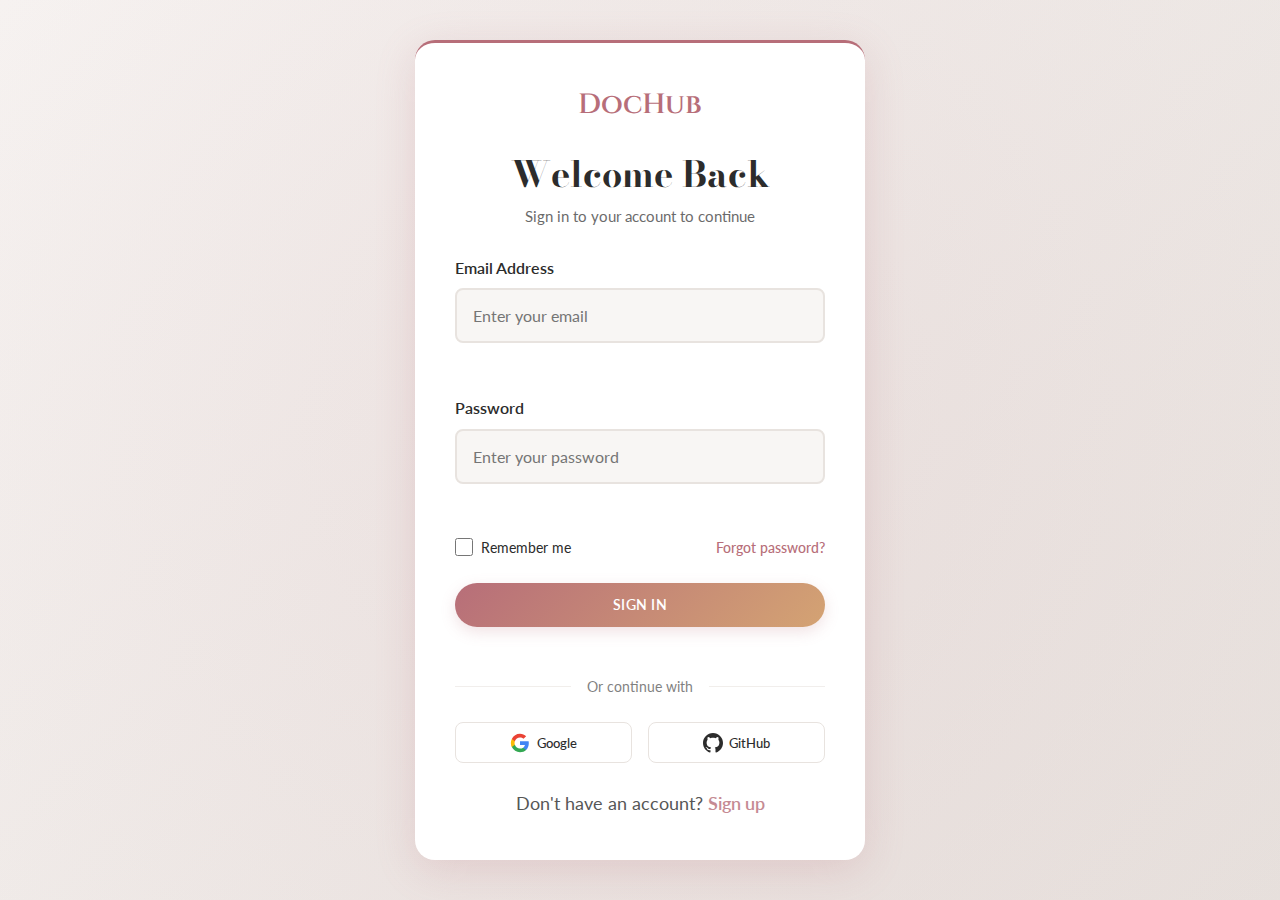
<file: login.html>
<!DOCTYPE html>
<html lang="en">
<head>
    <meta charset="UTF-8">
    <meta name="viewport" content="width=device-width, initial-scale=1.0">
    <meta name="description" content="Login to Documentation Hub">
    <title>Login - Documentation Hub</title>
    <link rel="icon" type="image/svg+xml" href="data:image/svg+xml,%3Csvg xmlns='http://www.w3.org/2000/svg' viewBox='0 0 100 100'%3E%3Ctext y='.9em' font-size='90'%3E📚%3C/text%3E%3C/svg%3E">
    <link rel="preconnect" href="https://fonts.googleapis.com">
    <link rel="preconnect" href="https://fonts.gstatic.com" crossorigin>
    <link href="https://fonts.googleapis.com/css2?family=Bodoni+Moda:ital,opsz,wght@0,6..96,400;0,6..96,500;0,6..96,600;0,6..96,700;1,6..96,400&family=Cinzel:wght@400;500;600;700&family=Lato:wght@300;400;500;600;700&display=swap" rel="stylesheet">
    <link rel="stylesheet" href="css/style.css">
</head>
<body>
    <div class="auth-page">
        <div class="auth-container">
            <div class="auth-card">
                <a href="index.html" class="auth-logo">
                    <span class="logo-text">DocHub</span>
                </a>
                <h1 class="auth-title">Welcome Back</h1>
                <p class="auth-subtitle">Sign in to your account to continue</p>
                
                <form class="auth-form" id="loginForm">
                    <div class="form-group">
                        <label for="loginEmail">Email Address</label>
                        <input type="email" id="loginEmail" name="email" placeholder="Enter your email" required>
                        <span class="error-message"></span>
                    </div>
                    
                    <div class="form-group">
                        <label for="loginPassword">Password</label>
                        <input type="password" id="loginPassword" name="password" placeholder="Enter your password" required>
                        <span class="error-message"></span>
                    </div>
                    
                    <div class="form-options">
                        <label class="checkbox-label">
                            <input type="checkbox" name="remember">
                            <span>Remember me</span>
                        </label>
                        <a href="#forgot-password" class="forgot-link">Forgot password?</a>
                    </div>
                    
                    <button type="submit" class="btn btn-primary btn-auth">Sign In</button>
                    
                    <div class="auth-divider">
                        <span>Or continue with</span>
                    </div>
                    
                    <div class="social-auth">
                        <button type="button" class="btn-social" aria-label="Sign in with Google">
                            <svg width="20" height="20" viewBox="0 0 24 24" fill="currentColor">
                                <path d="M22.56 12.25c0-.78-.07-1.53-.2-2.25H12v4.26h5.92c-.26 1.37-1.04 2.53-2.21 3.31v2.77h3.57c2.08-1.92 3.28-4.74 3.28-8.09z" fill="#4285F4"/>
                                <path d="M12 23c2.97 0 5.46-.98 7.28-2.66l-3.57-2.77c-.98.66-2.23 1.06-3.71 1.06-2.86 0-5.29-1.93-6.16-4.53H2.18v2.84C3.99 20.53 7.7 23 12 23z" fill="#34A853"/>
                                <path d="M5.84 14.09c-.22-.66-.35-1.36-.35-2.09s.13-1.43.35-2.09V7.07H2.18C1.43 8.55 1 10.22 1 12s.43 3.45 1.18 4.93l2.85-2.22.81-.62z" fill="#FBBC05"/>
                                <path d="M12 5.38c1.62 0 3.06.56 4.21 1.64l3.15-3.15C17.45 2.09 14.97 1 12 1 7.7 1 3.99 3.47 2.18 7.07l3.66 2.84c.87-2.6 3.3-4.53 6.16-4.53z" fill="#EA4335"/>
                            </svg>
                            Google
                        </button>
                        <button type="button" class="btn-social" aria-label="Sign in with GitHub">
                            <svg width="20" height="20" viewBox="0 0 24 24" fill="currentColor">
                                <path d="M12 0c-6.626 0-12 5.373-12 12 0 5.302 3.438 9.8 8.207 11.387.599.111.793-.261.793-.577v-2.234c-3.338.726-4.033-1.416-4.033-1.416-.546-1.387-1.333-1.756-1.333-1.756-1.089-.745.083-.729.083-.729 1.205.084 1.839 1.237 1.839 1.237 1.07 1.834 2.807 1.304 3.492.997.107-.775.418-1.305.762-1.604-2.665-.305-5.467-1.334-5.467-5.931 0-1.311.469-2.381 1.236-3.221-.124-.303-.535-1.524.117-3.176 0 0 1.008-.322 3.301 1.23.957-.266 1.983-.399 3.003-.404 1.02.005 2.047.138 3.006.404 2.291-1.552 3.297-1.23 3.297-1.23.653 1.653.242 2.874.118 3.176.77.84 1.235 1.911 1.235 3.221 0 4.609-2.807 5.624-5.479 5.921.43.372.823 1.102.823 2.222v3.293c0 .319.192.694.801.576 4.765-1.589 8.199-6.086 8.199-11.386 0-6.627-5.373-12-12-12z"/>
                            </svg>
                            GitHub
                        </button>
                    </div>
                    
                    <div class="auth-footer">
                        <p>Don't have an account? <a href="register.html">Sign up</a></p>
                    </div>
                    
                    <div class="form-message" id="formMessage"></div>
                </form>
            </div>
        </div>
    </div>

    <script src="js/main.js"></script>
</body>
</html>
</file>
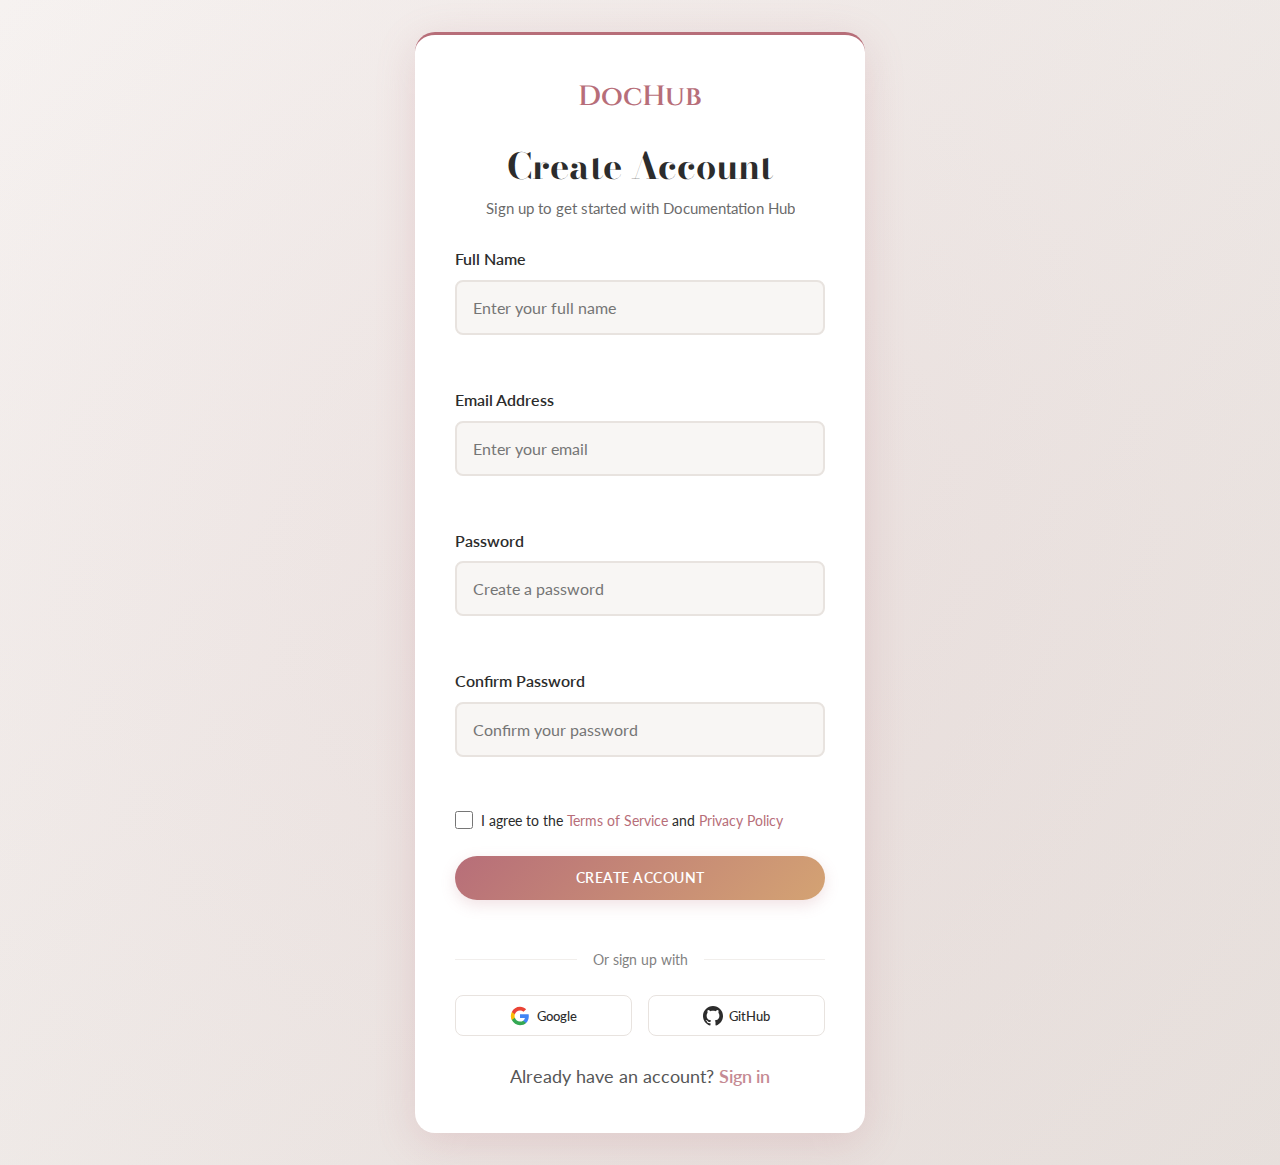
<file: register.html>
<!DOCTYPE html>
<html lang="en">
<head>
    <meta charset="UTF-8">
    <meta name="viewport" content="width=device-width, initial-scale=1.0">
    <meta name="description" content="Create an account - Documentation Hub">
    <title>Register - Documentation Hub</title>
    <link rel="icon" type="image/svg+xml" href="data:image/svg+xml,%3Csvg xmlns='http://www.w3.org/2000/svg' viewBox='0 0 100 100'%3E%3Ctext y='.9em' font-size='90'%3E📚%3C/text%3E%3C/svg%3E">
    <link rel="preconnect" href="https://fonts.googleapis.com">
    <link rel="preconnect" href="https://fonts.gstatic.com" crossorigin>
    <link href="https://fonts.googleapis.com/css2?family=Bodoni+Moda:ital,opsz,wght@0,6..96,400;0,6..96,500;0,6..96,600;0,6..96,700;1,6..96,400&family=Cinzel:wght@400;500;600;700&family=Lato:wght@300;400;500;600;700&display=swap" rel="stylesheet">
    <link rel="stylesheet" href="css/style.css">
</head>
<body>
    <div class="auth-page">
        <div class="auth-container">
            <div class="auth-card">
                <a href="index.html" class="auth-logo">
                    <span class="logo-text">DocHub</span>
                </a>
                <h1 class="auth-title">Create Account</h1>
                <p class="auth-subtitle">Sign up to get started with Documentation Hub</p>
                
                <form class="auth-form" id="registerForm">
                    <div class="form-group">
                        <label for="registerName">Full Name</label>
                        <input type="text" id="registerName" name="name" placeholder="Enter your full name" required>
                        <span class="error-message"></span>
                    </div>
                    
                    <div class="form-group">
                        <label for="registerEmail">Email Address</label>
                        <input type="email" id="registerEmail" name="email" placeholder="Enter your email" required>
                        <span class="error-message"></span>
                    </div>
                    
                    <div class="form-group">
                        <label for="registerPassword">Password</label>
                        <input type="password" id="registerPassword" name="password" placeholder="Create a password" required>
                        <span class="error-message"></span>
                    </div>
                    
                    <div class="form-group">
                        <label for="registerConfirmPassword">Confirm Password</label>
                        <input type="password" id="registerConfirmPassword" name="confirmPassword" placeholder="Confirm your password" required>
                        <span class="error-message"></span>
                    </div>
                    
                    <div class="form-options">
                        <label class="checkbox-label">
                            <input type="checkbox" name="terms" required>
                            <span>I agree to the <a href="#terms">Terms of Service</a> and <a href="#privacy">Privacy Policy</a></span>
                        </label>
                    </div>
                    
                    <button type="submit" class="btn btn-primary btn-auth">Create Account</button>
                    
                    <div class="auth-divider">
                        <span>Or sign up with</span>
                    </div>
                    
                    <div class="social-auth">
                        <button type="button" class="btn-social" aria-label="Sign up with Google">
                            <svg width="20" height="20" viewBox="0 0 24 24" fill="currentColor">
                                <path d="M22.56 12.25c0-.78-.07-1.53-.2-2.25H12v4.26h5.92c-.26 1.37-1.04 2.53-2.21 3.31v2.77h3.57c2.08-1.92 3.28-4.74 3.28-8.09z" fill="#4285F4"/>
                                <path d="M12 23c2.97 0 5.46-.98 7.28-2.66l-3.57-2.77c-.98.66-2.23 1.06-3.71 1.06-2.86 0-5.29-1.93-6.16-4.53H2.18v2.84C3.99 20.53 7.7 23 12 23z" fill="#34A853"/>
                                <path d="M5.84 14.09c-.22-.66-.35-1.36-.35-2.09s.13-1.43.35-2.09V7.07H2.18C1.43 8.55 1 10.22 1 12s.43 3.45 1.18 4.93l2.85-2.22.81-.62z" fill="#FBBC05"/>
                                <path d="M12 5.38c1.62 0 3.06.56 4.21 1.64l3.15-3.15C17.45 2.09 14.97 1 12 1 7.7 1 3.99 3.47 2.18 7.07l3.66 2.84c.87-2.6 3.3-4.53 6.16-4.53z" fill="#EA4335"/>
                            </svg>
                            Google
                        </button>
                        <button type="button" class="btn-social" aria-label="Sign up with GitHub">
                            <svg width="20" height="20" viewBox="0 0 24 24" fill="currentColor">
                                <path d="M12 0c-6.626 0-12 5.373-12 12 0 5.302 3.438 9.8 8.207 11.387.599.111.793-.261.793-.577v-2.234c-3.338.726-4.033-1.416-4.033-1.416-.546-1.387-1.333-1.756-1.333-1.756-1.089-.745.083-.729.083-.729 1.205.084 1.839 1.237 1.839 1.237 1.07 1.834 2.807 1.304 3.492.997.107-.775.418-1.305.762-1.604-2.665-.305-5.467-1.334-5.467-5.931 0-1.311.469-2.381 1.236-3.221-.124-.303-.535-1.524.117-3.176 0 0 1.008-.322 3.301 1.23.957-.266 1.983-.399 3.003-.404 1.02.005 2.047.138 3.006.404 2.291-1.552 3.297-1.23 3.297-1.23.653 1.653.242 2.874.118 3.176.77.84 1.235 1.911 1.235 3.221 0 4.609-2.807 5.624-5.479 5.921.43.372.823 1.102.823 2.222v3.293c0 .319.192.694.801.576 4.765-1.589 8.199-6.086 8.199-11.386 0-6.627-5.373-12-12-12z"/>
                            </svg>
                            GitHub
                        </button>
                    </div>
                    
                    <div class="auth-footer">
                        <p>Already have an account? <a href="login.html">Sign in</a></p>
                    </div>
                    
                    <div class="form-message" id="formMessage"></div>
                </form>
            </div>
        </div>
    </div>

    <script src="js/main.js"></script>
</body>
</html>
</file>
<file: css/style.css>
/* ============================================
   LUXURY DOCUMENTATION HUB - STYLESHEET
   Color Palette: Warm Cream, Rose Gold, Elegant Serif
   ============================================ */

/* CSS Variables */
:root {
    --primary: #F8F6F4;
    --secondary: #B76E79;
    --accent: #FFFFFF;
    --text: #2C2C2C;
    --subtle: #E8E3DF;
    --highlight: #D4A373;
    --shadow-soft: rgba(183, 110, 121, 0.1);
    --shadow-medium: rgba(183, 110, 121, 0.2);
    --shadow-strong: rgba(183, 110, 121, 0.3);
}

/* Reset & Base Styles */
* {
    margin: 0;
    padding: 0;
    box-sizing: border-box;
}

html {
    scroll-behavior: smooth;
}

body {
    font-family: 'Lato', sans-serif;
    color: var(--text);
    background-color: var(--primary);
    line-height: 1.6;
    overflow-x: hidden;
}

.container {
    max-width: 1200px;
    margin: 0 auto;
    padding: 0 20px;
}

/* Typography */
h1, h2, h3, h4, h5, h6 {
    font-family: 'Bodoni Moda', serif;
    font-weight: 700;
    line-height: 1.2;
    color: var(--text);
}

h1 {
    font-size: clamp(2.5rem, 5vw, 4rem);
    font-weight: 700;
    text-align: center !important;
    background: linear-gradient(135deg, var(--secondary), var(--highlight));
    -webkit-background-clip: text;
    -webkit-text-fill-color: transparent;
    background-clip: text;
}

h2 {
    font-size: clamp(2rem, 4vw, 3rem);
    font-weight: 600;
    text-align: center !important;
    margin-bottom: 1rem;
}

h3 {
    font-size: clamp(1.5rem, 3vw, 2rem);
    font-weight: 500;
}

p {
    font-size: clamp(1rem, 1.5vw, 1.125rem);
    line-height: 1.8;
}

/* Section Styles */
.section {
    padding: 80px 0;
    position: relative;
}

.section-title {
    margin-bottom: 1rem;
    text-align: center !important;
}

.section-subtitle {
    text-align: center;
    color: var(--text);
    opacity: 0.7;
    margin-bottom: 3rem;
    font-size: clamp(1rem, 1.5vw, 1.25rem);
}

/* ============================================
   NAVBAR
   ============================================ */
.navbar {
    position: fixed;
    top: 0;
    left: 0;
    right: 0;
    background-color: var(--primary);
    backdrop-filter: blur(10px);
    z-index: 1000;
    padding: 1rem 0;
    transition: all 0.3s ease;
    box-shadow: 0 2px 10px var(--shadow-soft);
}

.navbar.scrolled {
    background-color: rgba(248, 246, 244, 0.95);
    box-shadow: 0 4px 20px var(--shadow-medium);
}

.nav-wrapper {
    display: flex;
    justify-content: space-between;
    align-items: center;
    gap: 2rem;
}

.logo {
    text-decoration: none;
    font-family: 'Cinzel', serif;
    font-size: 1.75rem;
    font-weight: 600;
    color: var(--secondary);
    transition: transform 0.3s ease;
}

.logo:hover {
    transform: scale(1.05);
}

.nav-menu {
    display: flex;
    list-style: none;
    gap: 2rem;
    align-items: center;
}

.nav-link {
    text-decoration: none;
    color: var(--text);
    font-weight: 500;
    font-size: 1rem;
    position: relative;
    padding: 0.5rem 0;
    transition: color 0.3s ease;
}

.nav-link::after {
    content: '';
    position: absolute;
    bottom: 0;
    left: 0;
    width: 0;
    height: 2px;
    background: linear-gradient(90deg, var(--secondary), var(--highlight));
    transition: width 0.3s ease;
}

.nav-link:hover,
.nav-link.active {
    color: var(--secondary);
}

.nav-link:hover::after,
.nav-link.active::after {
    width: 100%;
}

/* Dropdown Menu */
.nav-dropdown {
    position: relative;
}

.dropdown-toggle {
    display: flex;
    align-items: center;
    gap: 0.5rem;
}

.dropdown-toggle::after {
    content: '';
    width: 0;
    height: 0;
    border-left: 5px solid transparent;
    border-right: 5px solid transparent;
    border-top: 5px solid currentColor;
    transition: transform 0.3s ease;
    margin-left: 0.25rem;
}

.nav-dropdown:hover .dropdown-toggle::after {
    transform: rotate(180deg);
}

.dropdown-menu {
    position: absolute;
    top: 100%;
    left: 0;
    background: var(--accent);
    border-radius: 10px;
    box-shadow: 0 10px 30px var(--shadow-medium);
    list-style: none;
    padding: 0.5rem 0;
    margin-top: 0.5rem;
    min-width: 150px;
    opacity: 0;
    visibility: hidden;
    transform: translateY(-10px);
    transition: all 0.3s ease;
    z-index: 1000;
    border: 1px solid var(--subtle);
}

.nav-dropdown:hover .dropdown-menu {
    opacity: 1;
    visibility: visible;
    transform: translateY(0);
}

.dropdown-item {
    display: block;
    padding: 0.75rem 1.5rem;
    color: var(--text);
    text-decoration: none;
    font-weight: 500;
    font-size: 0.95rem;
    transition: all 0.3s ease;
}

.dropdown-item:hover {
    background: var(--primary);
    color: var(--secondary);
}

.dropdown-item.active {
    background: var(--primary);
    color: var(--secondary);
    font-weight: 600;
}

.nav-actions {
    display: flex;
    align-items: center;
    justify-content: flex-end;
    gap: 0.5rem;
    flex-wrap: nowrap;
}

.theme-toggle {
    background: none;
    border: 1px solid var(--subtle);
    border-radius: 50%;
    width: 40px;
    height: 40px;
    display: flex;
    align-items: center;
    justify-content: center;
    cursor: pointer;
    color: var(--secondary);
    transition: all 0.3s ease;
}

.theme-toggle:hover {
    background: var(--secondary);
    color: var(--accent);
    transform: rotate(15deg);
}

.mobile-menu-toggle {
    display: none;
    flex-direction: column;
    gap: 5px;
    background: none;
    border: none;
    cursor: pointer;
    padding: 0.5rem;
}

.mobile-menu-toggle span {
    width: 25px;
    height: 2px;
    background: var(--secondary);
    transition: all 0.3s ease;
}

.mobile-nav-buttons {
    display: none;
}

/* ============================================
   HERO SECTION
   ============================================ */
.hero {
    min-height: 100vh;
    display: flex;
    align-items: center;
    justify-content: center;
    position: relative;
    padding-top: 80px;
    overflow: hidden;
}

.hero-background {
    position: absolute;
    top: 0;
    left: 0;
    right: 0;
    bottom: 0;
    background: linear-gradient(135deg, var(--primary) 0%, var(--subtle) 100%);
    opacity: 0.5;
    z-index: -1;
}

.hero-background::before {
    content: '';
    position: absolute;
    top: -50%;
    right: -50%;
    width: 200%;
    height: 200%;
    background: radial-gradient(circle, var(--shadow-soft) 0%, transparent 70%);
    animation: float 20s ease-in-out infinite;
}

@keyframes float {
    0%, 100% { transform: translate(0, 0) rotate(0deg); }
    50% { transform: translate(-30px, -30px) rotate(180deg); }
}

.hero-content {
    text-align: center;
    max-width: 800px;
    margin: 0 auto;
    z-index: 1;
}

.hero-title {
    margin-bottom: 1.5rem;
    text-align: center !important;
}

.hero-subtitle {
    font-size: clamp(1.125rem, 2vw, 1.5rem);
    color: var(--text);
    opacity: 0.8;
    margin-bottom: 2.5rem;
    line-height: 1.8;
}

.hero-search {
    position: relative;
    max-width: 600px;
    margin: 0 auto 2.5rem;
}

.hero-search input {
    width: 100%;
    padding: 1.25rem 4rem 1.25rem 2rem;
    border: 2px solid var(--subtle);
    border-radius: 50px;
    background: var(--accent);
    font-size: 1.125rem;
    box-shadow: 0 10px 30px var(--shadow-soft);
    transition: all 0.3s ease;
}

.hero-search input:focus {
    outline: none;
    border-color: var(--secondary);
    box-shadow: 0 15px 40px var(--shadow-medium);
}

.search-btn {
    position: absolute;
    right: 1rem;
    top: 50%;
    transform: translateY(-50%);
    background: linear-gradient(135deg, var(--secondary), var(--highlight));
    border: none;
    border-radius: 50%;
    width: 38px;
    height: 38px;
    display: flex;
    align-items: center;
    justify-content: center;
    cursor: pointer;
    color: var(--accent);
    transition: all 0.3s ease;
}

.search-btn:hover {
    transform: translateY(-50%) scale(1.1);
    box-shadow: 0 5px 15px var(--shadow-medium);
}

.hero-cta {
    display: flex;
    gap: 1.5rem;
    justify-content: center;
    flex-wrap: wrap;
}

/* ============================================
   BUTTONS
   ============================================ */
.btn {
    display: inline-block;
    padding: 10px 24px;
    border-radius: 25px;
    text-decoration: none;
    font-weight: 600;
    font-size: 0.85rem;
    text-transform: uppercase;
    letter-spacing: 0.5px;
    transition: all 0.3s ease;
    border: none;
    cursor: pointer;
    font-family: 'Lato', sans-serif;
}

.btn-primary {
    background: linear-gradient(135deg, var(--secondary), var(--highlight));
    color: var(--accent);
    box-shadow: 0 5px 15px var(--shadow-medium);
}

.btn-primary:hover {
    transform: translateY(-2px) scale(1.05);
    box-shadow: 0 8px 25px var(--shadow-strong);
    background: var(--accent);
    color: var(--secondary);
    border: 2px solid var(--secondary);
}

.btn-secondary {
    background: var(--accent);
    color: var(--secondary);
    border: 2px solid var(--secondary);
    box-shadow: 0 5px 15px var(--shadow-soft);
}

.btn-secondary:hover {
    transform: translateY(-2px) scale(1.05);
    background: linear-gradient(135deg, var(--secondary), var(--highlight));
    color: var(--accent);
    box-shadow: 0 8px 25px var(--shadow-medium);
}

/* Navbar Buttons */
.btn-login,
a.btn-login {
    background: var(--subtle);
    color: var(--text);
    border: 1px solid var(--subtle);
    padding: 0.5rem 1rem;
    border-radius: 6px;
    font-weight: 500;
    font-size: 0.85rem;
    box-shadow: none;
    text-transform: none;
    letter-spacing: normal;
    transition: all 0.3s ease;
    text-decoration: none;
    display: inline-flex;
    align-items: center;
    justify-content: center;
    white-space: nowrap;
    height: 36px;
    line-height: 1;
}

.btn-login:hover,
a.btn-login:hover {
    background: var(--primary);
    border-color: var(--highlight);
    color: var(--text);
    transform: translateY(-1px);
    box-shadow: 0 2px 8px var(--shadow-soft);
}

.btn-register,
a.btn-register {
    background: var(--accent);
    color: var(--secondary);
    border: 1.5px solid var(--secondary);
    padding: 0.5rem 1rem;
    border-radius: 6px;
    font-weight: 500;
    font-size: 0.85rem;
    box-shadow: none;
    text-transform: none;
    letter-spacing: normal;
    transition: all 0.3s ease;
    text-decoration: none;
    display: inline-flex;
    align-items: center;
    justify-content: center;
    white-space: nowrap;
    height: 36px;
    line-height: 1;
}

.btn-register:hover,
a.btn-register:hover {
    background: var(--primary);
    color: var(--secondary);
    border-color: var(--secondary);
    transform: translateY(-1px);
    box-shadow: 0 2px 8px var(--shadow-soft);
}

.btn-dashboard,
a.btn-dashboard {
    background: linear-gradient(135deg, var(--secondary), var(--highlight));
    color: var(--accent);
    border: none;
    padding: 0.5rem 1rem;
    border-radius: 6px;
    font-weight: 500;
    font-size: 0.85rem;
    box-shadow: 0 2px 8px var(--shadow-medium);
    text-transform: none;
    letter-spacing: normal;
    transition: all 0.3s ease;
    text-decoration: none;
    display: inline-flex;
    align-items: center;
    justify-content: center;
    white-space: nowrap;
    height: 36px;
    line-height: 1;
}

.btn-dashboard:hover,
a.btn-dashboard:hover {
    background: linear-gradient(135deg, var(--highlight), var(--secondary));
    transform: translateY(-1px);
    box-shadow: 0 4px 12px var(--shadow-medium);
}

/* ============================================
   GETTING STARTED SECTION
   ============================================ */
.getting-started {
    background: linear-gradient(to bottom, var(--primary), var(--accent));
}

.getting-started-content {
    display: grid;
    gap: 3rem;
}

.steps-grid {
    display: grid;
    grid-template-columns: repeat(auto-fit, minmax(300px, 1fr));
    gap: 2rem;
    justify-content: center;
}

.step-card {
    background: var(--accent);
    padding: 2.5rem;
    border-radius: 15px;
    box-shadow: 0 5px 20px var(--shadow-soft);
    position: relative;
    transition: all 0.3s ease;
    border-top: 3px solid var(--secondary);
    text-align: center;
    overflow: hidden;
}

.step-card::before {
    content: '';
    position: absolute;
    top: 0;
    left: 0;
    right: 0;
    height: 3px;
    background: linear-gradient(90deg, var(--secondary), var(--highlight));
    border-radius: 15px 15px 0 0;
}

.step-card:hover {
    transform: translateY(-10px);
    box-shadow: 0 15px 40px var(--shadow-medium);
}

.step-number {
    font-family: 'Cinzel', serif;
    font-size: 3rem;
    font-weight: 700;
    color: var(--secondary);
    opacity: 0.2;
    margin-bottom: 1rem;
    position: absolute;
    top: 1rem;
    right: 1rem;
    line-height: 1;
    z-index: 0;
    pointer-events: none;
}

.step-card h3 {
    margin-bottom: 1rem;
    color: var(--text);
    position: relative;
    z-index: 1;
}

.step-card p {
    margin-bottom: 1.5rem;
    color: var(--text);
    opacity: 0.8;
    position: relative;
    z-index: 1;
}

.code-block {
    position: relative;
    background: var(--primary);
    padding: 1rem;
    border-radius: 8px;
    border-left: 3px solid var(--secondary);
}

.code-block code {
    font-family: 'Courier New', monospace;
    font-size: 0.9rem;
    color: var(--text);
    display: block;
    white-space: pre-wrap;
    word-break: break-all;
}

.copy-btn {
    position: absolute;
    top: 0.5rem;
    right: 0.5rem;
    background: var(--secondary);
    color: var(--accent);
    border: none;
    border-radius: 5px;
    padding: 0.4rem;
    cursor: pointer;
    transition: all 0.3s ease;
    display: flex;
    align-items: center;
    justify-content: center;
    width: 28px;
    height: 28px;
}

.copy-btn:hover {
    background: var(--highlight);
    transform: scale(1.1);
}

.video-tutorial {
    margin-top: 2rem;
}

.video-placeholder {
    position: relative;
    border-radius: 15px;
    overflow: hidden;
    box-shadow: 0 10px 30px var(--shadow-medium);
    cursor: pointer;
    transition: all 0.3s ease;
}

.video-placeholder:hover {
    transform: scale(1.02);
    box-shadow: 0 15px 40px var(--shadow-strong);
}

.video-placeholder img {
    width: 100%;
    height: auto;
    display: block;
    filter: brightness(0.9);
    transition: all 0.3s ease;
}

.video-placeholder:hover img {
    filter: brightness(1);
    transform: scale(1.05);
}

.play-button {
    position: absolute;
    top: 50%;
    left: 50%;
    transform: translate(-50%, -50%);
    width: 80px;
    height: 80px;
    background: rgba(255, 255, 255, 0.9);
    border-radius: 50%;
    display: flex;
    align-items: center;
    justify-content: center;
    color: var(--secondary);
    transition: all 0.3s ease;
}

.video-placeholder:hover .play-button {
    transform: translate(-50%, -50%) scale(1.1);
    background: var(--accent);
}

/* ============================================
   DOCUMENTATION SECTION
   ============================================ */
.documentation {
    background: var(--accent);
}

.docs-grid {
    display: grid;
    grid-template-columns: repeat(auto-fit, minmax(280px, 1fr));
    gap: 2rem;
}

.doc-card {
    background: var(--accent);
    padding: 2.5rem;
    border-radius: 15px;
    text-decoration: none;
    color: var(--text);
    box-shadow: 0 5px 20px var(--shadow-soft);
    transition: all 0.3s ease;
    border-top: 3px solid var(--secondary);
    display: flex;
    flex-direction: column;
    height: 100%;
}

.doc-card:hover {
    transform: translateY(-10px);
    box-shadow: 0 15px 40px var(--shadow-medium);
}

.doc-icon {
    color: var(--secondary);
    margin-bottom: 1.5rem;
    transition: transform 0.3s ease;
    display: flex;
    align-items: center;
    justify-content: center;
}

.doc-card:hover .doc-icon {
    transform: scale(1.1) rotate(5deg);
}

.doc-card h3 {
    margin-bottom: 1rem;
    color: var(--text);
}

.doc-card p {
    margin-bottom: 1.5rem;
    flex-grow: 1;
    opacity: 0.8;
}

.doc-link {
    color: var(--secondary);
    font-weight: 600;
    display: inline-block;
    text-align: center;
    align-self: center;
    transition: transform 0.3s ease;
}

.doc-card:hover .doc-link {
    transform: translateX(5px);
}

/* ============================================
   API REFERENCE SECTION
   ============================================ */
.api-reference {
    background: linear-gradient(to bottom, var(--accent), var(--primary));
}

.api-content {
    max-width: 900px;
    margin: 0 auto;
}

.api-auth {
    margin-bottom: 3rem;
}

.api-auth h3,
.api-endpoints h3 {
    margin-bottom: 1rem;
    text-align: left;
}

.api-auth p {
    margin-bottom: 1.5rem;
}

.endpoint-list {
    display: flex;
    flex-direction: column;
    gap: 2rem;
}

.endpoint-item {
    background: var(--accent);
    padding: 2rem;
    border-radius: 15px;
    box-shadow: 0 5px 20px var(--shadow-soft);
    border-top: 3px solid var(--secondary);
    transition: all 0.3s ease;
}

.endpoint-item:hover {
    transform: translateY(-5px);
    box-shadow: 0 10px 30px var(--shadow-medium);
}

.endpoint-header {
    display: flex;
    align-items: center;
    gap: 1rem;
    margin-bottom: 1rem;
}

.method {
    padding: 0.5rem 1rem;
    border-radius: 5px;
    font-weight: 600;
    font-size: 0.875rem;
    text-transform: uppercase;
    color: var(--accent);
}

.method.get {
    background: #10b981;
}

.method.post {
    background: #3b82f6;
}

.method.put {
    background: #f59e0b;
}

.method.delete {
    background: #ef4444;
}

.endpoint-path {
    font-family: 'Courier New', monospace;
    font-weight: 600;
    color: var(--text);
}

.endpoint-desc {
    margin-bottom: 1.5rem;
    opacity: 0.8;
}

.code-example {
    margin-top: 1.5rem;
}

.code-tabs {
    display: flex;
    gap: 0.5rem;
    margin-bottom: 1rem;
}

.code-tab {
    padding: 0.5rem 1.5rem;
    background: var(--primary);
    border: 1px solid var(--subtle);
    border-radius: 5px 5px 0 0;
    cursor: pointer;
    font-weight: 500;
    transition: all 0.3s ease;
}

.code-tab.active {
    background: var(--secondary);
    color: var(--accent);
    border-color: var(--secondary);
}

.code-content {
    position: relative;
}

.code-panel {
    display: none;
    background: var(--primary);
    padding: 1.5rem;
    border-radius: 0 8px 8px 8px;
    border-left: 3px solid var(--secondary);
}

.code-panel.active {
    display: block;
}

.code-panel pre {
    margin: 0;
    font-family: 'Courier New', monospace;
    font-size: 0.9rem;
    color: var(--text);
    white-space: pre-wrap;
    word-wrap: break-word;
}

/* ============================================
   FAQ SECTION
   ============================================ */
.faq {
    background: var(--accent);
}

.faq-search {
    position: relative;
    max-width: 500px;
    margin: 0 auto 3rem;
}

.faq-search input {
    width: 100%;
    padding: 1rem 3rem 1rem 1.5rem;
    border: 2px solid var(--subtle);
    border-radius: 50px;
    background: var(--primary);
    font-size: 1rem;
    transition: all 0.3s ease;
}

.faq-search input:focus {
    outline: none;
    border-color: var(--secondary);
    box-shadow: 0 5px 15px var(--shadow-soft);
}

.faq-search .search-icon {
    position: absolute;
    right: 1.5rem;
    top: 50%;
    transform: translateY(-50%);
    color: var(--secondary);
    pointer-events: none;
}

.faq-list {
    max-width: 800px;
    margin: 0 auto;
}

.faq-item {
    background: var(--accent);
    margin-bottom: 1rem;
    border-radius: 15px;
    box-shadow: 0 3px 15px var(--shadow-soft);
    overflow: hidden;
    transition: all 0.3s ease;
    border-top: 3px solid var(--secondary);
}

.faq-item:hover {
    box-shadow: 0 5px 20px var(--shadow-medium);
}

.faq-question {
    width: 100%;
    padding: 1.5rem;
    background: none;
    border: none;
    text-align: left;
    font-size: 1.125rem;
    font-weight: 600;
    color: var(--text);
    cursor: pointer;
    display: flex;
    justify-content: space-between;
    align-items: center;
    gap: 1rem;
    font-family: 'Lato', sans-serif;
}

.faq-icon {
    color: var(--secondary);
    transition: transform 0.3s ease;
    flex-shrink: 0;
}

.faq-item.active .faq-icon {
    transform: rotate(180deg);
}

.faq-answer {
    max-height: 0;
    overflow: hidden;
    transition: max-height 0.3s ease;
}

.faq-item.active .faq-answer {
    max-height: 500px;
}

.faq-answer p {
    padding: 0 1.5rem 1.5rem;
    opacity: 0.8;
    line-height: 1.8;
}

/* ============================================
   CONTACT SECTION
   ============================================ */
.contact {
    background: linear-gradient(to bottom, var(--primary), var(--accent));
}

.contact-content {
    display: grid;
    grid-template-columns: 1fr 1.5fr;
    gap: 4rem;
    max-width: 1000px;
    margin: 0 auto;
}

.contact-info {
    display: flex;
    flex-direction: column;
    gap: 2rem;
}

.contact-item {
    display: flex;
    gap: 1.5rem;
    align-items: flex-start;
}

.contact-icon {
    width: 50px;
    height: 50px;
    background: linear-gradient(135deg, var(--secondary), var(--highlight));
    border-radius: 50%;
    display: flex;
    align-items: center;
    justify-content: center;
    color: var(--accent);
    flex-shrink: 0;
}

.contact-item h3 {
    margin-bottom: 0.5rem;
    font-size: 1.25rem;
}

.contact-item a {
    color: var(--secondary);
    text-decoration: none;
    transition: color 0.3s ease;
}

.contact-item a:hover {
    color: var(--highlight);
}

.community-links {
    margin-top: 2rem;
    padding-top: 2rem;
    border-top: 1px solid var(--subtle);
}

.community-links h3 {
    margin-bottom: 1rem;
}

.social-links {
    display: flex;
    gap: 1rem;
}

.social-link {
    width: 45px;
    height: 45px;
    border-radius: 50%;
    display: flex;
    align-items: center;
    justify-content: center;
    background: var(--primary);
    color: var(--secondary);
    transition: all 0.3s ease;
    text-decoration: none;
}

.social-link:hover {
    transform: translateY(-5px) scale(1.1);
    background: var(--secondary);
    color: var(--accent);
}

.social-link.discord:hover {
    background: #5865F2;
    color: var(--accent);
}

.social-link.github:hover {
    background: #333;
    color: var(--accent);
}

.social-link.twitter:hover {
    background: #1DA1F2;
    color: var(--accent);
}

.contact-form {
    background: var(--accent);
    padding: 2.5rem;
    border-radius: 15px;
    box-shadow: 0 10px 30px var(--shadow-medium);
    border-top: 3px solid var(--secondary);
}

.contact-form button {
    display: block;
    margin: 0 auto;
}

.form-group {
    margin-bottom: 1.5rem;
}

.form-group label {
    display: block;
    margin-bottom: 0.5rem;
    font-weight: 600;
    color: var(--text);
}

.form-group input,
.form-group textarea {
    width: 100%;
    padding: 1rem;
    border: 2px solid var(--subtle);
    border-radius: 8px;
    font-family: 'Lato', sans-serif;
    font-size: 1rem;
    transition: all 0.3s ease;
    background: var(--primary);
}

.form-group input:focus,
.form-group textarea:focus {
    outline: none;
    border-color: var(--secondary);
    box-shadow: 0 0 0 3px var(--shadow-soft);
}

.form-group textarea {
    resize: vertical;
    min-height: 120px;
}

.error-message {
    display: block;
    color: #ef4444;
    font-size: 0.875rem;
    margin-top: 0.5rem;
    min-height: 1.25rem;
}

.form-message {
    margin-top: 1rem;
    padding: 1rem;
    border-radius: 8px;
    text-align: center;
    font-weight: 500;
    display: none;
}

.form-message.success {
    background: #d1fae5;
    color: #065f46;
    display: block;
}

.form-message.error {
    background: #fee2e2;
    color: #991b1b;
    display: block;
}

/* ============================================
   FOOTER
   ============================================ */
.footer {
    background: linear-gradient(135deg, var(--primary), var(--subtle));
    padding: 4rem 0 2rem;
    border-top: 1px solid var(--subtle);
}

.footer-content {
    display: grid;
    grid-template-columns: repeat(auto-fit, minmax(250px, 1fr));
    gap: 3rem;
    margin-bottom: 3rem;
}

.footer-logo {
    display: inline-block;
    text-decoration: none;
    font-family: 'Cinzel', serif;
    font-size: 1.75rem;
    font-weight: 600;
    color: var(--secondary);
    margin-bottom: 1rem;
    transition: transform 0.3s ease;
}

.footer-logo:hover {
    transform: scale(1.05);
}

.footer-section h3 {
    font-family: 'Cinzel', serif;
    font-size: 1.5rem;
    margin-bottom: 1.5rem;
    color: var(--secondary);
}

.footer-section p {
    opacity: 0.8;
    line-height: 1.8;
}

.footer-section ul {
    list-style: none;
}

.footer-section ul li {
    margin-bottom: 0.75rem;
}

.footer-section ul li a {
    color: var(--text);
    text-decoration: none;
    transition: color 0.3s ease;
    opacity: 0.8;
}

.footer-section ul li a:hover {
    color: var(--secondary);
    opacity: 1;
}

.footer-bottom {
    display: flex;
    justify-content: space-between;
    align-items: center;
    padding-top: 2rem;
    border-top: 1px solid var(--subtle);
    flex-wrap: wrap;
    gap: 2rem;
}

.footer-social {
    display: flex;
    gap: 1rem;
}

.social-icon {
    width: 40px;
    height: 40px;
    border-radius: 50%;
    display: flex;
    align-items: center;
    justify-content: center;
    background: var(--accent);
    color: var(--secondary);
    text-decoration: none;
    transition: all 0.3s ease;
    box-shadow: 0 3px 10px var(--shadow-soft);
}

.social-icon:hover {
    transform: translateY(-3px) scale(1.1);
    background: var(--secondary);
    color: var(--accent);
    box-shadow: 0 5px 15px var(--shadow-medium);
}

.social-icon.facebook:hover {
    background: #1877F2;
    color: var(--accent);
}

.social-icon.twitter:hover {
    background: #1DA1F2;
    color: var(--accent);
}

.social-icon.instagram:hover {
    background: linear-gradient(45deg, #f09433 0%, #e6683c 25%, #dc2743 50%, #cc2366 75%, #bc1888 100%);
    color: var(--accent);
}

.social-icon.linkedin:hover {
    background: #0077b5;
    color: var(--accent);
}

.copyright {
    opacity: 0.7;
    font-size: 0.9rem;
}

/* ============================================
   RESPONSIVE DESIGN
   ============================================ */
@media (max-width: 1024px) {
    .nav-menu {
        position: fixed;
        top: 70px;
        left: -100%;
        flex-direction: column;
        background: var(--accent);
        width: 100%;
        padding: 2rem;
        box-shadow: 0 10px 30px var(--shadow-medium);
        transition: left 0.3s ease;
        gap: 1rem;
        align-items: flex-start;
    }

    .nav-menu.active {
        left: 0;
    }

    .mobile-menu-toggle {
        display: flex;
    }

    .mobile-menu-toggle.active span:nth-child(1) {
        transform: rotate(45deg) translate(8px, 8px);
    }

    .mobile-menu-toggle.active span:nth-child(2) {
        opacity: 0;
    }

    .mobile-menu-toggle.active span:nth-child(3) {
        transform: rotate(-45deg) translate(7px, -7px);
    }

    /* Mobile dropdown styles */
    .nav-dropdown {
        width: 100%;
    }

    .dropdown-menu {
        position: static;
        opacity: 1;
        visibility: visible;
        transform: none;
        box-shadow: none;
        border: none;
        background: var(--primary);
        margin-top: 0.5rem;
        padding: 0;
        display: none;
        border-left: 2px solid var(--secondary);
        margin-left: 1rem;
    }

    .nav-dropdown.active .dropdown-menu {
        display: block;
    }

    .dropdown-item {
        padding: 0.75rem 1rem;
    }

    .nav-actions .btn-login,
    .nav-actions .btn-register,
    .nav-actions .btn-dashboard {
        display: none !important;
    }

    .mobile-nav-buttons {
        display: flex !important;
        flex-direction: column;
        gap: 0.75rem;
        margin-top: 1rem;
        padding-top: 1rem;
        border-top: 1px solid var(--subtle);
        width: 100%;
        list-style: none;
    }

    .mobile-nav-buttons .btn-login,
    .mobile-nav-buttons .btn-register,
    .mobile-nav-buttons .btn-dashboard {
        display: block !important;
        text-align: center;
        width: 100%;
    }

    .contact-content {
        grid-template-columns: 1fr;
    }

    .hero-cta {
        flex-direction: column;
        align-items: center;
    }

    .btn {
        width: 100%;
        max-width: 300px;
    }
}

@media (max-width: 768px) {
    .section {
        padding: 60px 0;
    }

    .steps-grid {
        grid-template-columns: 1fr;
    }

    .docs-grid {
        grid-template-columns: 1fr;
    }

    .footer-content {
        grid-template-columns: 1fr;
        gap: 2rem;
    }

    .footer-bottom {
        flex-direction: column;
        text-align: center;
    }

    .hero-search input {
        font-size: 1rem;
    }

    .code-tabs {
        flex-direction: column;
    }

    .code-tab {
        border-radius: 5px;
    }

    .code-panel {
        border-radius: 8px;
    }

    .step-number {
        font-size: 2.5rem;
        top: 0.75rem;
        right: 0.75rem;
    }

    .service-number {
        font-size: 3rem;
        top: 0.75rem;
    }
}

@media (max-width: 480px) {
    .container {
        padding: 0 15px;
    }

    .hero {
        padding-top: 100px;
    }

    .step-card,
    .doc-card,
    .contact-form {
        padding: 1.5rem;
    }

    .endpoint-item {
        padding: 1.5rem;
    }

    .faq-question {
        font-size: 1rem;
        padding: 1rem;
    }

    .faq-answer p {
        padding: 0 1rem 1rem;
    }
}

/* Smooth scroll offset for fixed navbar */
html {
    scroll-padding-top: 80px;
}

/* ============================================
   DARK MODE STYLES
   ============================================ */
body.dark-mode {
    --primary: #1a1a1a;
    --secondary: #D4A373;
    --accent: #2d2d2d;
    --text: #E8E3DF;
    --subtle: #3a3a3a;
    --highlight: #B76E79;
    --shadow-soft: rgba(212, 163, 115, 0.1);
    --shadow-medium: rgba(212, 163, 115, 0.2);
    --shadow-strong: rgba(212, 163, 115, 0.3);
    background-color: var(--primary);
    color: var(--text);
}

body.dark-mode .navbar {
    background-color: var(--primary);
}

body.dark-mode .navbar.scrolled {
    background-color: rgba(26, 26, 26, 0.95);
}

body.dark-mode .hero-background {
    background: linear-gradient(135deg, var(--primary) 0%, var(--subtle) 100%);
}

body.dark-mode .theme-toggle {
    border-color: var(--subtle);
    color: var(--secondary);
}

body.dark-mode .theme-toggle:hover {
    background: var(--secondary);
    color: var(--primary);
}

/* ============================================
   AUTH PAGES (LOGIN & REGISTER)
   ============================================ */
.auth-page {
    min-height: 100vh;
    display: flex;
    align-items: center;
    justify-content: center;
    padding: 2rem;
    background: linear-gradient(135deg, var(--primary) 0%, var(--subtle) 100%);
    position: relative;
    overflow: hidden;
}

.auth-page::before {
    content: '';
    position: absolute;
    top: -50%;
    right: -50%;
    width: 200%;
    height: 200%;
    background: radial-gradient(circle, var(--shadow-soft) 0%, transparent 70%);
    animation: float 20s ease-in-out infinite;
    z-index: 0;
}

.auth-container {
    width: 100%;
    max-width: 450px;
    position: relative;
    z-index: 1;
}

.auth-logo {
    display: block;
    text-align: center;
    margin-bottom: 1.5rem;
    text-decoration: none;
    font-family: 'Cinzel', serif;
    font-size: 1.75rem;
    font-weight: 600;
    color: var(--secondary);
    transition: transform 0.3s ease;
}

.auth-logo:hover {
    transform: scale(1.05);
}

.auth-card {
    background: var(--accent);
    padding: 2.5rem;
    border-radius: 20px;
    box-shadow: 0 10px 40px var(--shadow-medium);
    border-top: 3px solid var(--secondary);
}

.auth-title {
    font-family: 'Bodoni Moda', serif;
    font-size: clamp(1.75rem, 4vw, 2.25rem);
    font-weight: 700;
    color: var(--text);
    text-align: center;
    margin-bottom: 0.5rem;
    background: none;
    -webkit-text-fill-color: var(--text);
}

.auth-subtitle {
    text-align: center;
    color: var(--text);
    opacity: 0.7;
    margin-bottom: 1.5rem;
    font-size: 0.95rem;
}

.auth-form {
    margin-top: 1.5rem;
}

.form-options {
    display: flex;
    justify-content: space-between;
    align-items: center;
    margin-bottom: 1.5rem;
    flex-wrap: wrap;
    gap: 0.5rem;
}

.checkbox-label {
    display: flex;
    align-items: center;
    gap: 0.5rem;
    font-size: 0.9rem;
    color: var(--text);
    cursor: pointer;
}

.checkbox-label input[type="checkbox"] {
    width: 18px;
    height: 18px;
    cursor: pointer;
    accent-color: var(--secondary);
}

.checkbox-label a {
    color: var(--secondary);
    text-decoration: none;
    transition: color 0.3s ease;
}

.checkbox-label a:hover {
    color: var(--highlight);
    text-decoration: underline;
}

.forgot-link {
    color: var(--secondary);
    text-decoration: none;
    font-size: 0.9rem;
    font-weight: 500;
    transition: color 0.3s ease;
}

.forgot-link:hover {
    color: var(--highlight);
    text-decoration: underline;
}

.btn-auth {
    width: 100%;
    padding: 0.85rem;
    font-size: 0.9rem;
    margin-bottom: 1.5rem;
}

.auth-divider {
    display: flex;
    align-items: center;
    text-align: center;
    margin: 1.5rem 0;
    color: var(--text);
    opacity: 0.6;
    font-size: 0.9rem;
}

.auth-divider::before,
.auth-divider::after {
    content: '';
    flex: 1;
    border-bottom: 1px solid var(--subtle);
}

.auth-divider span {
    padding: 0 1rem;
}

.social-auth {
    display: flex;
    gap: 1rem;
    margin-bottom: 1.5rem;
}

.btn-social {
    flex: 1;
    display: flex;
    align-items: center;
    justify-content: center;
    gap: 0.4rem;
    padding: 0.6rem 0.85rem;
    border: 1.5px solid var(--subtle);
    border-radius: 8px;
    background: var(--accent);
    color: var(--text);
    font-weight: 500;
    font-size: 0.8rem;
    cursor: pointer;
    transition: all 0.3s ease;
    font-family: 'Lato', sans-serif;
}

.btn-social:hover {
    border-color: var(--secondary);
    background: var(--primary);
    transform: translateY(-1px);
    box-shadow: 0 2px 8px var(--shadow-soft);
}

.btn-social svg {
    flex-shrink: 0;
}

.auth-footer {
    text-align: center;
    margin-top: 1.5rem;
    color: var(--text);
    opacity: 0.8;
    font-size: 0.95rem;
}

.auth-footer a {
    color: var(--secondary);
    text-decoration: none;
    font-weight: 600;
    transition: color 0.3s ease;
}

.auth-footer a:hover {
    color: var(--highlight);
    text-decoration: underline;
}

/* Dark mode for auth pages */
body.dark-mode .auth-page {
    background: linear-gradient(135deg, var(--primary) 0%, var(--subtle) 100%);
}

body.dark-mode .auth-card {
    background: var(--accent);
}

/* Responsive for auth pages */
@media (max-width: 768px) {
    .auth-card {
        padding: 2rem 1.5rem;
    }
    
    .social-auth {
        flex-direction: column;
    }
    
    .form-options {
        flex-direction: column;
        align-items: flex-start;
    }
}

/* ============================================
   DASHBOARD PAGE
   ============================================ */
.dashboard-page {
    min-height: 100vh;
    background: linear-gradient(135deg, var(--primary) 0%, var(--subtle) 100%);
    padding-bottom: 1.5rem;
}

.dashboard-container {
    max-width: 1400px;
    margin: 0 auto;
    padding: 0 1.5rem;
}

/* Dashboard Header */
.dashboard-header {
    background: var(--accent);
    border-bottom: 1px solid var(--subtle);
    padding: 1rem 0;
    margin-bottom: 1.5rem;
    box-shadow: 0 2px 10px var(--shadow-soft);
}

.dashboard-header-content {
    display: flex;
    justify-content: space-between;
    align-items: center;
    gap: 2rem;
}

.dashboard-logo {
    font-family: 'Cinzel', serif;
    font-size: 1.75rem;
    font-weight: 600;
    color: var(--secondary);
    text-decoration: none;
    transition: transform 0.3s ease;
}

.dashboard-logo:hover {
    transform: scale(1.05);
}

.dashboard-header-actions {
    display: flex;
    align-items: center;
    gap: 1rem;
}

.dashboard-search {
    position: relative;
    display: flex;
    align-items: center;
}

.dashboard-search-input {
    padding: 0.75rem 2.5rem 0.75rem 1rem;
    border: 1.5px solid var(--subtle);
    border-radius: 25px;
    background: var(--primary);
    font-size: 0.9rem;
    width: 300px;
    transition: all 0.3s ease;
    font-family: 'Lato', sans-serif;
}

.dashboard-search-input:focus {
    outline: none;
    border-color: var(--secondary);
    box-shadow: 0 0 0 3px var(--shadow-soft);
}

.dashboard-search-icon {
    position: absolute;
    right: 1rem;
    color: var(--secondary);
    pointer-events: none;
}

.dashboard-notification-btn {
    position: relative;
    background: none;
    border: 1.5px solid var(--subtle);
    border-radius: 50%;
    width: 45px;
    height: 45px;
    display: flex;
    align-items: center;
    justify-content: center;
    cursor: pointer;
    color: var(--secondary);
    transition: all 0.3s ease;
}

.dashboard-notification-btn:hover {
    background: var(--primary);
    border-color: var(--secondary);
}

.notification-badge {
    position: absolute;
    top: -5px;
    right: -5px;
    background: var(--secondary);
    color: var(--accent);
    border-radius: 50%;
    width: 20px;
    height: 20px;
    display: flex;
    align-items: center;
    justify-content: center;
    font-size: 0.7rem;
    font-weight: 600;
}

.dashboard-user {
    display: flex;
    align-items: center;
    gap: 1rem;
    padding: 0.5rem 1rem;
    border-radius: 25px;
    background: var(--primary);
    border: 1.5px solid var(--subtle);
    transition: all 0.3s ease;
}

.dashboard-user:hover {
    border-color: var(--secondary);
}

.btn-logout,
a.btn-logout {
    display: inline-flex;
    align-items: center;
    gap: 0.5rem;
    padding: 0.5rem 1rem;
    background: var(--accent);
    color: var(--secondary);
    border: 1.5px solid var(--secondary);
    border-radius: 6px;
    font-weight: 500;
    font-size: 0.85rem;
    text-decoration: none;
    transition: all 0.3s ease;
    white-space: nowrap;
    height: 36px;
    line-height: 1;
    cursor: pointer;
    font-family: 'Lato', sans-serif;
}

.btn-logout:hover,
a.btn-logout:hover {
    background: var(--secondary);
    color: var(--accent);
    transform: translateY(-1px);
    box-shadow: 0 2px 8px var(--shadow-soft);
}

.btn-logout svg {
    flex-shrink: 0;
}

.user-avatar {
    width: 40px;
    height: 40px;
    border-radius: 50%;
    background: linear-gradient(135deg, var(--secondary), var(--highlight));
    display: flex;
    align-items: center;
    justify-content: center;
    color: var(--accent);
    font-weight: 600;
    font-size: 0.9rem;
}

.user-info {
    display: flex;
    flex-direction: column;
}

.user-name {
    font-weight: 600;
    color: var(--text);
    font-size: 0.95rem;
}

.user-role {
    font-size: 0.8rem;
    color: var(--text);
    opacity: 0.7;
}

/* Welcome Section */
.dashboard-welcome {
    margin-bottom: 1.5rem;
}

.dashboard-welcome-title {
    font-family: 'Bodoni Moda', serif;
    font-size: clamp(1.75rem, 4vw, 2.25rem);
    font-weight: 700;
    color: var(--text);
    margin-bottom: 0.25rem;
    text-align: left;
    background: none;
    -webkit-text-fill-color: var(--text);
}

.dashboard-welcome-subtitle {
    color: var(--text);
    opacity: 0.7;
    font-size: 1rem;
}

/* Stats Cards */
.dashboard-stats {
    display: grid;
    grid-template-columns: repeat(auto-fit, minmax(250px, 1fr));
    gap: 1rem;
    margin-bottom: 1.5rem;
}

.stat-card {
    background: var(--accent);
    padding: 1.25rem;
    border-radius: 15px;
    box-shadow: 0 5px 20px var(--shadow-soft);
    border-top: 3px solid var(--secondary);
    display: flex;
    align-items: flex-start;
    gap: 0.75rem;
    transition: all 0.3s ease;
}

.stat-card:hover {
    transform: translateY(-5px);
    box-shadow: 0 10px 30px var(--shadow-medium);
}

.stat-icon {
    width: 45px;
    height: 45px;
    border-radius: 12px;
    display: flex;
    align-items: center;
    justify-content: center;
    flex-shrink: 0;
}

.stat-icon-primary {
    background: rgba(183, 110, 121, 0.1);
    color: var(--secondary);
}

.stat-icon-success {
    background: rgba(16, 185, 129, 0.1);
    color: #10b981;
}

.stat-icon-warning {
    background: rgba(245, 158, 11, 0.1);
    color: #f59e0b;
}

.stat-icon-info {
    background: rgba(59, 130, 246, 0.1);
    color: #3b82f6;
}

.stat-content {
    flex: 1;
}

.stat-label {
    font-size: 0.9rem;
    color: var(--text);
    opacity: 0.7;
    margin-bottom: 0.5rem;
    font-weight: 500;
}

.stat-value {
    font-size: 1.75rem;
    font-weight: 700;
    color: var(--text);
    margin-bottom: 0.25rem;
    font-family: 'Bodoni Moda', serif;
}

.stat-change {
    font-size: 0.85rem;
    font-weight: 500;
}

.stat-change-positive {
    color: #10b981;
}

.stat-change-negative {
    color: #ef4444;
}

/* Dashboard Grid */
.dashboard-grid {
    display: grid;
    grid-template-columns: repeat(auto-fit, minmax(350px, 1fr));
    gap: 1rem;
}

.dashboard-card {
    background: var(--accent);
    padding: 1.5rem;
    border-radius: 15px;
    box-shadow: 0 5px 20px var(--shadow-soft);
    border-top: 3px solid var(--secondary);
}

.dashboard-card-wide {
    grid-column: 1 / -1;
}

.dashboard-card-header {
    display: flex;
    justify-content: space-between;
    align-items: center;
    margin-bottom: 1rem;
}

.dashboard-card-title {
    font-family: 'Bodoni Moda', serif;
    font-size: 1.25rem;
    font-weight: 600;
    color: var(--text);
}

.dashboard-card-link {
    color: var(--secondary);
    text-decoration: none;
    font-size: 0.9rem;
    font-weight: 500;
    transition: color 0.3s ease;
}

.dashboard-card-link:hover {
    color: var(--highlight);
    text-decoration: underline;
}

/* Activity List */
.activity-list {
    display: flex;
    flex-direction: column;
    gap: 0.75rem;
}

.activity-item {
    display: flex;
    gap: 0.75rem;
    padding: 0.75rem;
    border-radius: 10px;
    background: var(--primary);
    transition: all 0.3s ease;
}

.activity-item:hover {
    background: var(--subtle);
    transform: translateX(5px);
}

.activity-icon {
    width: 35px;
    height: 35px;
    border-radius: 10px;
    display: flex;
    align-items: center;
    justify-content: center;
    flex-shrink: 0;
}

.activity-icon-success {
    background: rgba(16, 185, 129, 0.1);
    color: #10b981;
}

.activity-icon-info {
    background: rgba(59, 130, 246, 0.1);
    color: #3b82f6;
}

.activity-icon-warning {
    background: rgba(245, 158, 11, 0.1);
    color: #f59e0b;
}

.activity-icon-primary {
    background: rgba(183, 110, 121, 0.1);
    color: var(--secondary);
}

.activity-content {
    flex: 1;
}

.activity-title {
    font-weight: 600;
    color: var(--text);
    margin-bottom: 0.25rem;
    font-size: 0.95rem;
}

.activity-description {
    color: var(--text);
    opacity: 0.7;
    font-size: 0.85rem;
    margin-bottom: 0.25rem;
}

.activity-time {
    color: var(--text);
    opacity: 0.5;
    font-size: 0.8rem;
}

/* Quick Actions */
.quick-actions {
    display: grid;
    grid-template-columns: repeat(2, 1fr);
    gap: 0.75rem;
}

.quick-action-btn {
    display: flex;
    flex-direction: column;
    align-items: center;
    gap: 0.4rem;
    padding: 1rem;
    border: 1.5px solid var(--subtle);
    border-radius: 12px;
    background: var(--primary);
    color: var(--text);
    cursor: pointer;
    transition: all 0.3s ease;
    font-family: 'Lato', sans-serif;
    font-weight: 500;
    font-size: 0.8rem;
}

.quick-action-btn:hover {
    border-color: var(--secondary);
    background: var(--accent);
    transform: translateY(-3px);
    box-shadow: 0 5px 15px var(--shadow-soft);
}

.quick-action-btn svg {
    color: var(--secondary);
}

/* Chart */
.chart-legend {
    display: flex;
    gap: 1.5rem;
}

.legend-item {
    display: flex;
    align-items: center;
    gap: 0.5rem;
    font-size: 0.85rem;
    color: var(--text);
    opacity: 0.7;
}

.legend-color {
    width: 12px;
    height: 12px;
    border-radius: 3px;
}

.chart-container {
    margin-top: 0.75rem;
}

.chart-placeholder {
    width: 100%;
    height: 200px;
    background: var(--primary);
    border-radius: 10px;
    padding: 0.75rem;
}

.chart-svg {
    width: 100%;
    height: 100%;
}

/* Popular Documents */
.popular-docs {
    display: flex;
    flex-direction: column;
    gap: 0.75rem;
}

.popular-doc-item {
    display: flex;
    align-items: center;
    gap: 0.75rem;
    padding: 0.75rem;
    border-radius: 10px;
    background: var(--primary);
    transition: all 0.3s ease;
}

.popular-doc-item:hover {
    background: var(--subtle);
    transform: translateX(5px);
}

.doc-rank {
    width: 35px;
    height: 35px;
    border-radius: 8px;
    background: linear-gradient(135deg, var(--secondary), var(--highlight));
    color: var(--accent);
    display: flex;
    align-items: center;
    justify-content: center;
    font-weight: 700;
    font-size: 1rem;
    flex-shrink: 0;
}

.doc-info {
    flex: 1;
}

.doc-title {
    font-weight: 600;
    color: var(--text);
    margin-bottom: 0.25rem;
    font-size: 0.95rem;
}

.doc-views {
    color: var(--text);
    opacity: 0.6;
    font-size: 0.85rem;
}

.doc-trend {
    display: flex;
    align-items: center;
    gap: 0.25rem;
    color: #10b981;
    font-weight: 600;
    font-size: 0.85rem;
}

/* Team Activity */
.team-activity {
    display: flex;
    flex-direction: column;
    gap: 0.75rem;
}

.team-member {
    display: flex;
    align-items: center;
    gap: 0.75rem;
    padding: 0.75rem;
    border-radius: 10px;
    background: var(--primary);
    transition: all 0.3s ease;
}

.team-member:hover {
    background: var(--subtle);
    transform: translateX(5px);
}

.member-avatar {
    width: 45px;
    height: 45px;
    border-radius: 50%;
    background: linear-gradient(135deg, var(--secondary), var(--highlight));
    display: flex;
    align-items: center;
    justify-content: center;
    color: var(--accent);
    font-weight: 600;
    font-size: 0.9rem;
    flex-shrink: 0;
}

.member-info {
    flex: 1;
}

.member-name {
    font-weight: 600;
    color: var(--text);
    margin-bottom: 0.25rem;
    font-size: 0.95rem;
}

.member-action {
    color: var(--text);
    opacity: 0.7;
    font-size: 0.85rem;
}

.member-time {
    color: var(--text);
    opacity: 0.5;
    font-size: 0.8rem;
}

/* Responsive Dashboard */
@media (max-width: 1024px) {
    .dashboard-grid {
        grid-template-columns: 1fr;
    }
    
    .dashboard-card-wide {
        grid-column: 1;
    }
}

@media (max-width: 768px) {
    .dashboard-container {
        padding: 0 1rem;
    }
    
    .dashboard-header-content {
        flex-direction: column;
        align-items: flex-start;
    }
    
    .dashboard-header-actions {
        width: 100%;
        flex-wrap: wrap;
    }
    
    .dashboard-search-input {
        width: 100%;
        min-width: 200px;
    }
    
    .dashboard-stats {
        grid-template-columns: 1fr;
    }
    
    .quick-actions {
        grid-template-columns: 1fr;
    }
    
    .chart-legend {
        flex-direction: column;
        gap: 0.5rem;
    }
    
    .btn-logout span {
        display: none;
    }
    
    .btn-logout {
        padding: 0.5rem;
        width: 36px;
        justify-content: center;
    }
}

/* Dark mode for dashboard */
body.dark-mode .dashboard-page {
    background: linear-gradient(135deg, var(--primary) 0%, var(--subtle) 100%);
}

body.dark-mode .dashboard-header {
    background: var(--accent);
    border-bottom-color: var(--subtle);
}

body.dark-mode .dashboard-card,
body.dark-mode .stat-card {
    background: var(--accent);
}

/* ============================================
   HOME 2 PAGE STYLES
   ============================================ */
.hero-alt {
    background: linear-gradient(135deg, var(--primary) 0%, var(--subtle) 100%);
}

/* Features Section */
.features-section {
    background: var(--accent);
}

.features-grid {
    display: grid;
    grid-template-columns: repeat(auto-fit, minmax(300px, 1fr));
    gap: 2rem;
}

.feature-card {
    background: var(--accent);
    padding: 2rem;
    border-radius: 15px;
    box-shadow: 0 5px 20px var(--shadow-soft);
    border-top: 3px solid var(--secondary);
    text-align: center;
    transition: all 0.3s ease;
}

.feature-card:hover {
    transform: translateY(-10px);
    box-shadow: 0 15px 40px var(--shadow-medium);
}

.feature-icon {
    width: 80px;
    height: 80px;
    margin: 0 auto 1.5rem;
    background: linear-gradient(135deg, var(--secondary), var(--highlight));
    border-radius: 20px;
    display: flex;
    align-items: center;
    justify-content: center;
    color: var(--accent);
}

.feature-card h3 {
    margin-bottom: 1rem;
    color: var(--text);
    font-size: 1.5rem;
}

.feature-card p {
    color: var(--text);
    opacity: 0.8;
    line-height: 1.8;
}

/* Services Section */
.services-section {
    background: linear-gradient(to bottom, var(--primary), var(--accent));
}

.services-grid {
    display: grid;
    grid-template-columns: repeat(auto-fit, minmax(320px, 1fr));
    gap: 2rem;
}

.service-card {
    background: var(--accent);
    padding: 2.5rem;
    border-radius: 15px;
    box-shadow: 0 5px 20px var(--shadow-soft);
    border-top: 3px solid var(--secondary);
    position: relative;
    transition: all 0.3s ease;
    text-align: center;
    overflow: hidden;
}

.service-card:hover {
    transform: translateY(-10px);
    box-shadow: 0 15px 40px var(--shadow-medium);
}

.service-number {
    font-family: 'Cinzel', serif;
    font-size: 4rem;
    font-weight: 700;
    color: var(--secondary);
    opacity: 0.2;
    position: absolute;
    top: 1rem;
    left: 50%;
    transform: translateX(-50%);
    width: 100%;
    text-align: center;
    z-index: 0;
    pointer-events: none;
    line-height: 1;
}

.service-card h3 {
    margin-bottom: 1rem;
    color: var(--text);
    font-size: 1.5rem;
    margin-top: 1rem;
    text-align: center;
    position: relative;
    z-index: 1;
}

.service-card p {
    color: var(--text);
    opacity: 0.8;
    margin-bottom: 1.5rem;
    line-height: 1.8;
    text-align: center;
    position: relative;
    z-index: 1;
}

.service-list {
    list-style: none;
    padding: 0;
    display: flex;
    flex-direction: column;
    align-items: center;
}

.service-list li {
    padding: 0.5rem 0;
    color: var(--text);
    opacity: 0.8;
    position: relative;
    padding-left: 1.5rem;
    text-align: center;
}

.service-list li::before {
    content: '✓';
    position: absolute;
    left: 0;
    color: var(--secondary);
    font-weight: 700;
}

/* Testimonials Section */
.testimonials-section {
    background: var(--accent);
}

.testimonials-grid {
    display: grid;
    grid-template-columns: repeat(auto-fit, minmax(320px, 1fr));
    gap: 2rem;
}

.testimonial-card {
    background: var(--accent);
    padding: 2rem;
    border-radius: 15px;
    box-shadow: 0 5px 20px var(--shadow-soft);
    border-top: 3px solid var(--secondary);
    transition: all 0.3s ease;
    text-align: center;
}

.testimonial-card:hover {
    transform: translateY(-5px);
    box-shadow: 0 10px 30px var(--shadow-medium);
}

.testimonial-content {
    margin-bottom: 1.5rem;
    display: flex;
    flex-direction: column;
    align-items: center;
}

.quote-icon {
    color: var(--secondary);
    opacity: 0.3;
    margin-bottom: 1rem;
    margin: 0 auto 1rem;
}

.testimonial-content p {
    color: var(--text);
    font-style: italic;
    line-height: 1.8;
    font-size: 1rem;
    text-align: center;
}

.testimonial-author {
    display: flex;
    align-items: center;
    justify-content: center;
    gap: 1rem;
    padding-top: 1rem;
    border-top: 1px solid var(--subtle);
    flex-direction: column;
    text-align: center;
}

.author-info {
    text-align: center;
}

.author-info h4 {
    text-align: center;
}

.author-info span {
    text-align: center;
}

.author-avatar {
    width: 50px;
    height: 50px;
    border-radius: 50%;
    background: linear-gradient(135deg, var(--secondary), var(--highlight));
    display: flex;
    align-items: center;
    justify-content: center;
    color: var(--accent);
    font-weight: 600;
    font-size: 1rem;
    flex-shrink: 0;
}

.author-info h4 {
    margin-bottom: 0.25rem;
    color: var(--text);
    font-size: 1rem;
}

.author-info span {
    color: var(--text);
    opacity: 0.7;
    font-size: 0.85rem;
}

/* Blog Section */
.blog-section {
    background: linear-gradient(to bottom, var(--accent), var(--primary));
}

.blog-grid {
    display: grid;
    grid-template-columns: repeat(auto-fit, minmax(320px, 1fr));
    gap: 2rem;
}

.blog-card {
    background: var(--accent);
    border-radius: 15px;
    overflow: hidden;
    box-shadow: 0 5px 20px var(--shadow-soft);
    border-top: 3px solid var(--secondary);
    transition: all 0.3s ease;
    display: flex;
    flex-direction: column;
}

.blog-card:hover {
    transform: translateY(-10px);
    box-shadow: 0 15px 40px var(--shadow-medium);
}

.blog-image {
    width: 100%;
    height: 200px;
    overflow: hidden;
}

.blog-image img {
    width: 100%;
    height: 100%;
    object-fit: cover;
    transition: transform 0.3s ease;
}

.blog-card:hover .blog-image img {
    transform: scale(1.1);
}

.blog-content {
    padding: 1.5rem;
    flex: 1;
    display: flex;
    flex-direction: column;
    text-align: center;
    align-items: center;
}

.blog-date {
    color: var(--secondary);
    font-size: 0.85rem;
    font-weight: 500;
    margin-bottom: 0.75rem;
    text-align: center;
}

.blog-content h3 {
    margin-bottom: 0.75rem;
    color: var(--text);
    font-size: 1.25rem;
    line-height: 1.4;
    text-align: center;
}

.blog-content p {
    color: var(--text);
    opacity: 0.8;
    margin-bottom: 1rem;
    line-height: 1.8;
    flex: 1;
    text-align: center;
}

.blog-link {
    color: var(--secondary);
    text-decoration: none;
    font-weight: 600;
    font-size: 0.95rem;
    transition: all 0.3s ease;
    display: inline-block;
    text-align: center;
}

.blog-link:hover {
    color: var(--highlight);
    transform: translateX(5px);
}

/* Responsive for Home 2 */
@media (max-width: 768px) {
    .features-grid,
    .services-grid,
    .testimonials-grid,
    .blog-grid {
        grid-template-columns: 1fr;
    }
}
</file>
